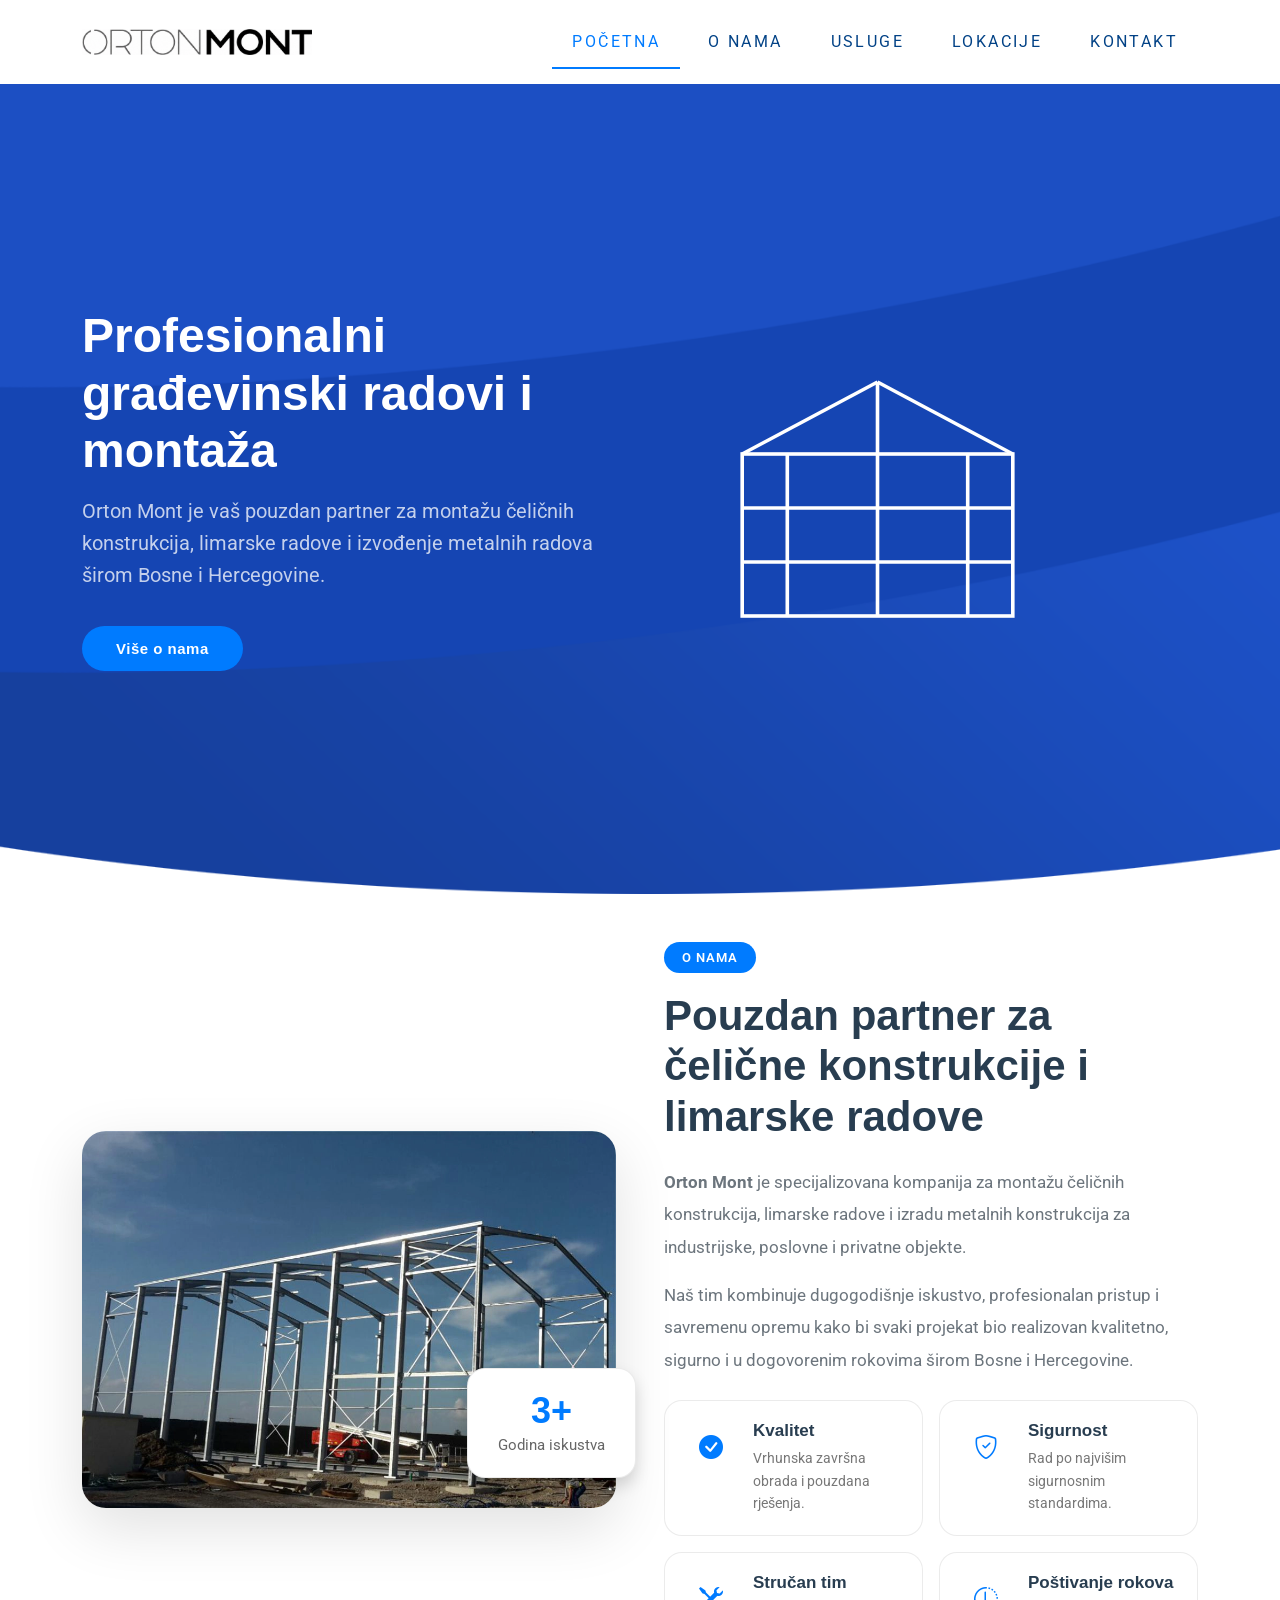
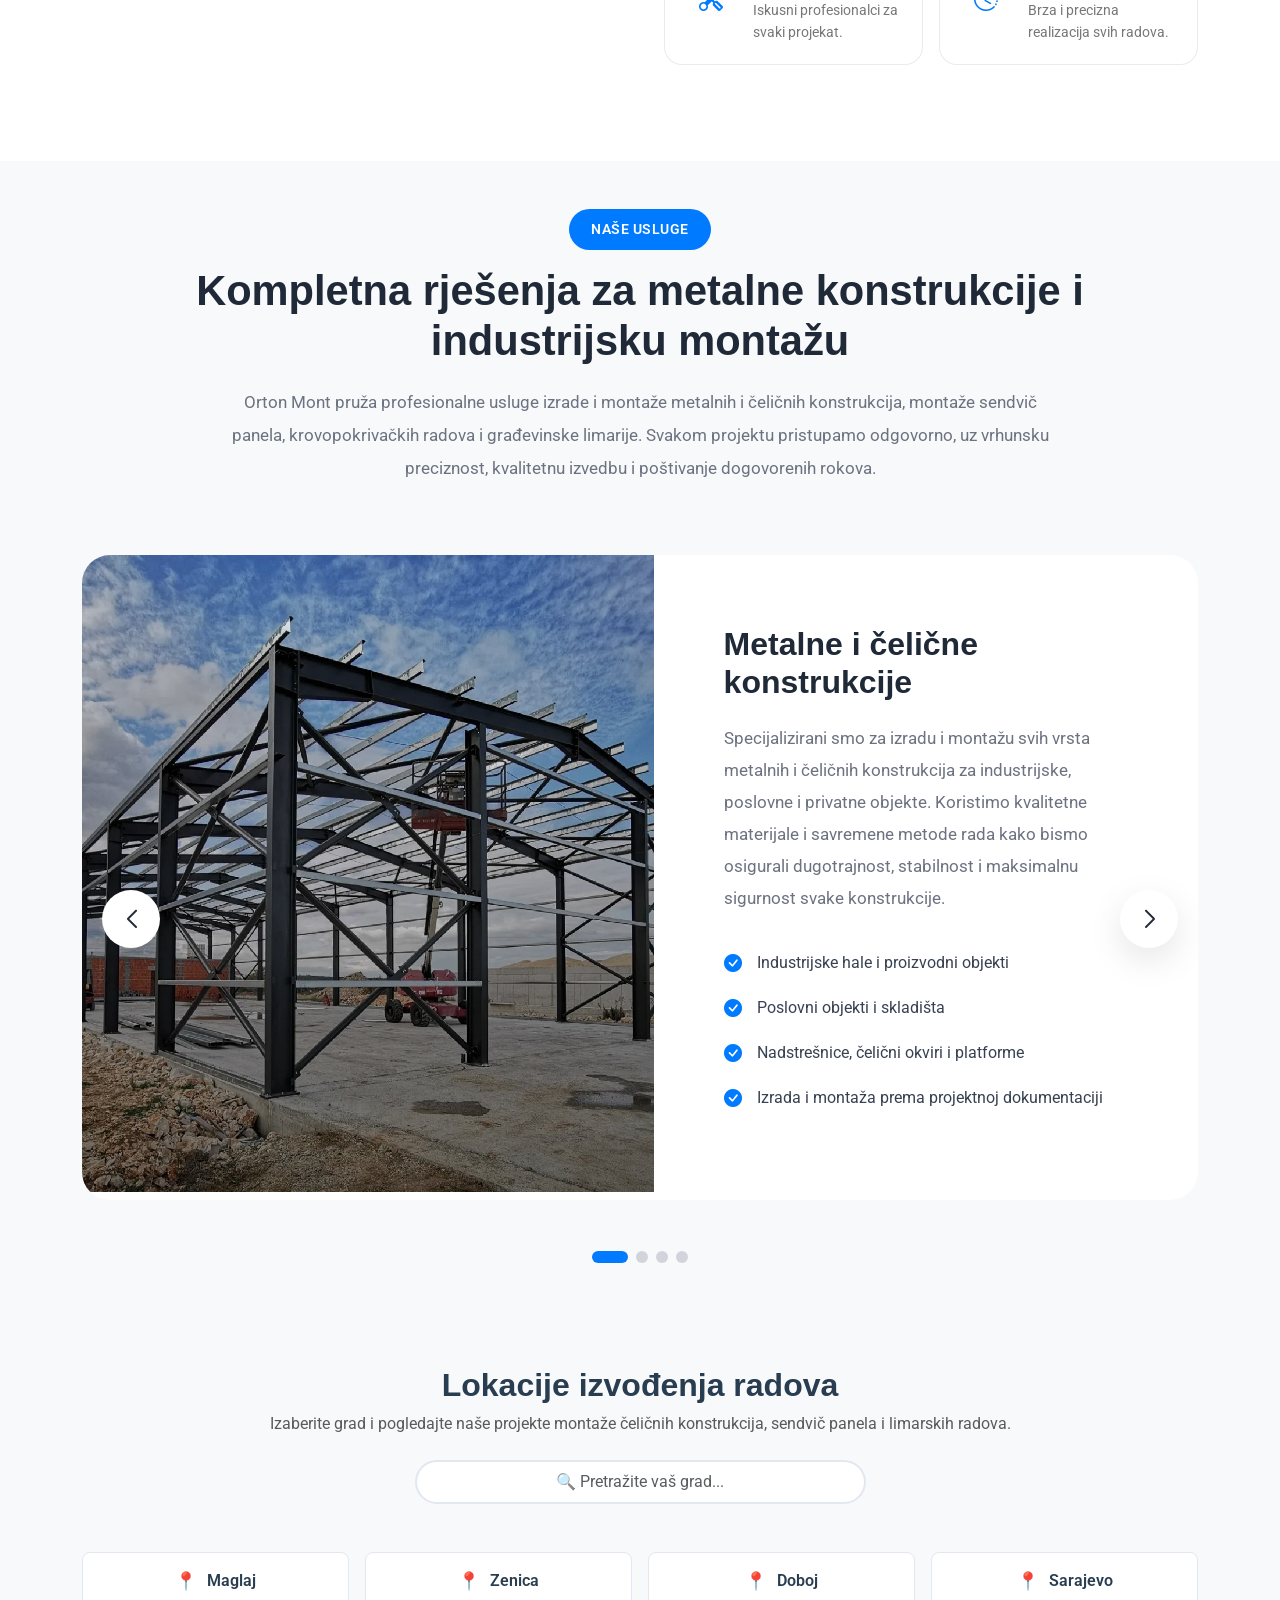
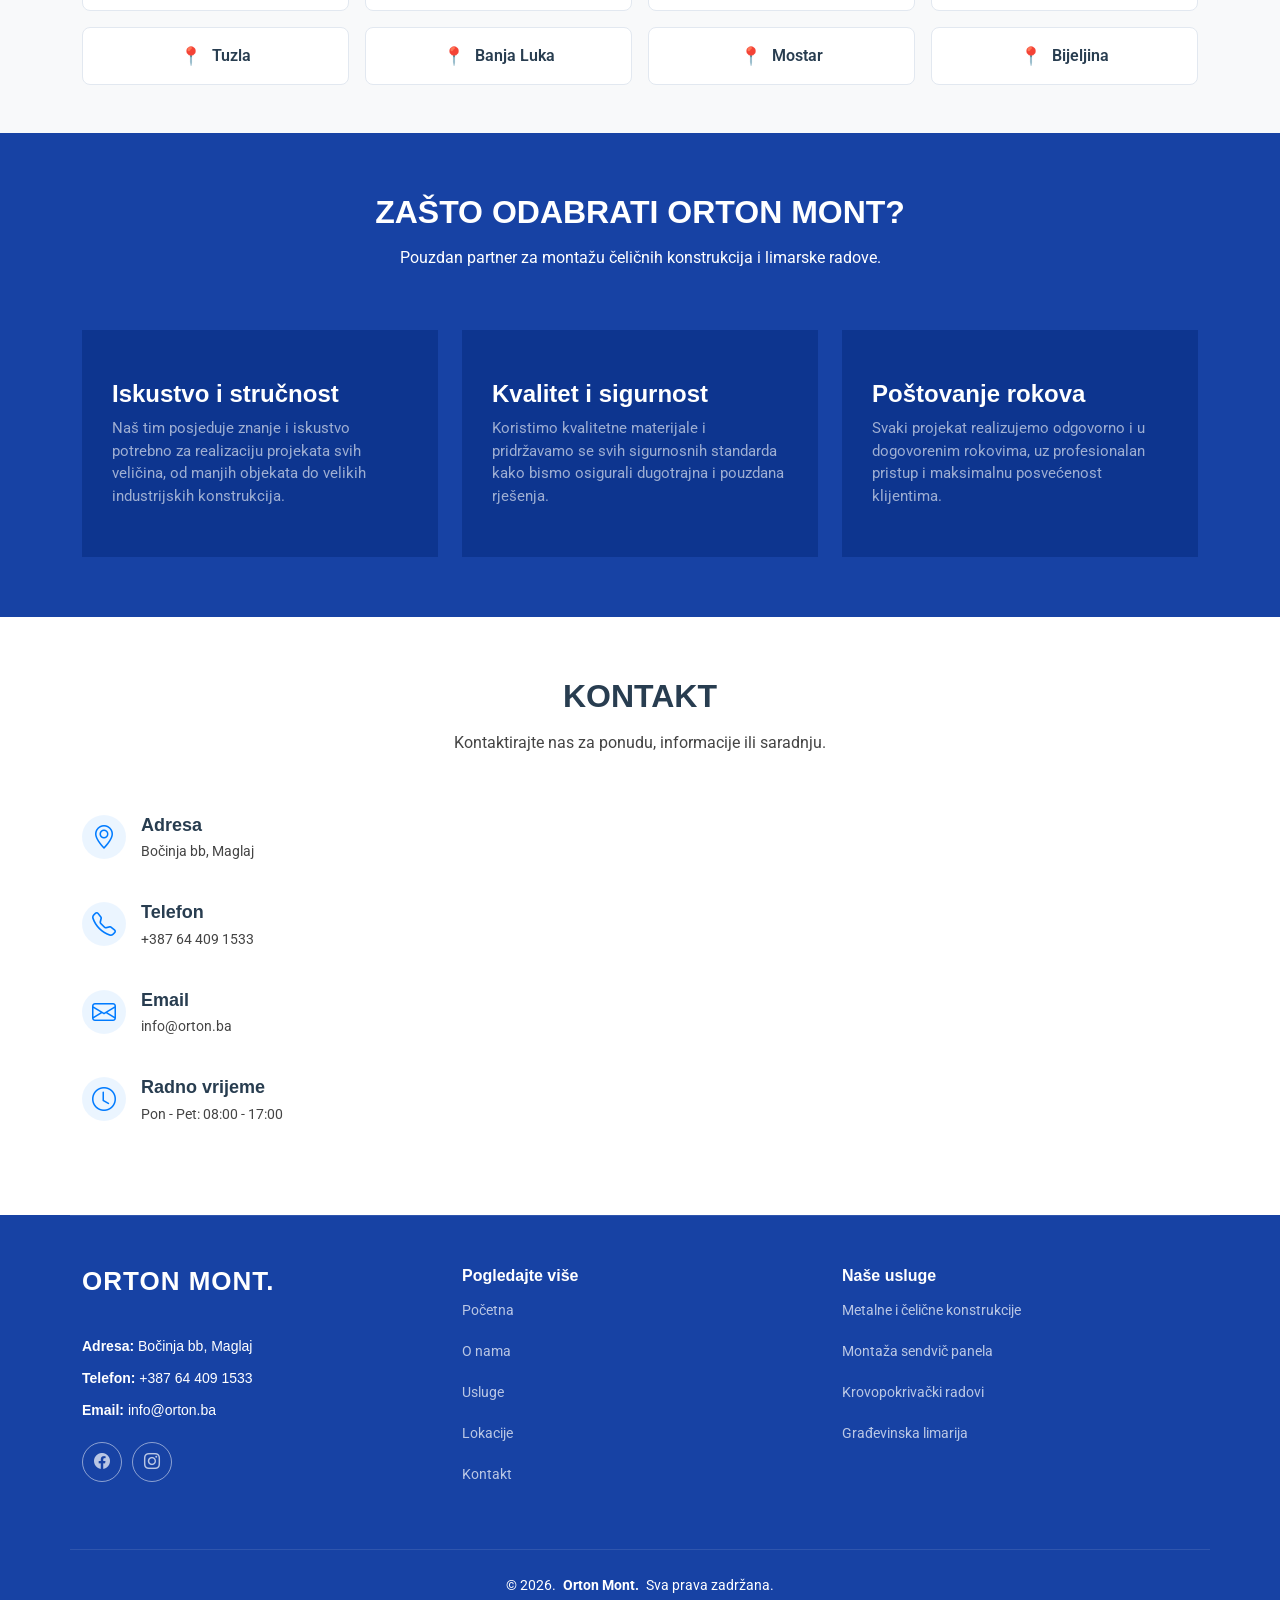
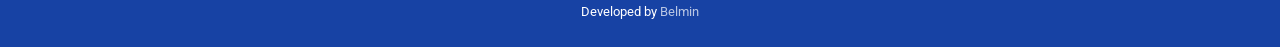
<file: index.html>
<!DOCTYPE html>
<html lang="bs">
<head>

    <meta charset="utf-8">
    <meta name="viewport" content="width=device-width, initial-scale=1">

    <title>Orton Mont | Montaža Čeličnih Konstrukcija i Sendvič Panela BiH</title>

    <meta name="description"
        content="Orton Mont Maglaj – Profesionalna montaža čeličnih konstrukcija, sendvič panela, građevinska limarija i krovopokrivački radovi širom BiH.">

    <meta name="keywords" content="Orton Mont, čelične konstrukcije, metalne konstrukcije, sendvič panela, građevinska limarija, krovopokrivačke usluge, montaža hala, Bosna i Hercegovina, Maglaj, Zenica, Doboj, Sarajevo, Tuzla, Banja Luka, Mostar, Bijeljina, Banovići, Bihać, Bileća, Bosanska Krupa, Bosanski Petrovac, Bratunac, Brčko, Breza, Brod, Bugojno, Busovača, Bužim, Cazin, Čapljina, Čelić, Čelinac, Čitluk, Derventa, Doboj Istok, Doboj Jug, Donji Vakuf, Drvar, Foča, Fojnica, Gacko, Glamoč, Goražde, Gornji Vakuf, Gračanica, Gradačac, Gradiška, Grahovo, Grude, Hadžići, Ilidža, Ilijaš, Istočno Sarajevo, Jablanica, Jajce, Jelah, Kakanj, Kalesija, Kiseljak, Ključ, Kneževo, Konjic, Kozarska Dubica, Kupres, Laktaši, Livno, Lukavac, Ljubinje, Ljubuški, Milići, Modriča, Mrkonjić Grad, Neum, Nevesinje, Novi Grad, Novi Travnik, Odžak, Olovo, Orašje, Pale, Posušje, Prijedor, Prnjavor, Rogatica, Sanski Most, Sapna, Sokolac, Srbac, Srebrenica, Srebrenik, Šipovo, Široki Brijeg, Stolac, Tešanj, Teslić, Tomislavgrad, Travnik, Trebinje, Vareš, Velika Kladuša, Višegrad, Visoko, Vitez, Vlasenica, Zavidovići, Zvornik, Živinice, Žepče">    <meta name="author" content="Orton Mont">
    <meta name="robots" content="index, follow">
    <meta name="theme-color" content="#111111">

    <meta property="og:type" content="website">
    <meta property="og:url" content="https://orton.ba/">
    <meta property="og:title" content="Orton Mont | Montaža Čeličnih Konstrukcija i Sendvič Panela BiH">
    <meta property="og:description" content="Profesionalna izrada i montaža industrijskih objekata, čeličnih hala, sendvič panela i građevinske limarije. Pouzdan partner u građevini širom Bosne i Hercegovine.">
    <meta property="og:image" content="https://orton.ba/assets/img/favicon/apple-touch-icon.png">

    <meta name="twitter:card" content="summary_large_image">
    <meta name="twitter:url" content="https://orton.ba/">
    <meta name="twitter:title" content="Orton Mont | Montaža Čeličnih Konstrukcija i Sendvič Panela BiH">
    <meta name="twitter:description" content="Profesionalna izrada i montaža čeličnih hala, sendvič panela i limarije širom BiH.">
    <meta name="twitter:image" content="https://orton.ba/assets/img/favicon/apple-touch-icon.png">

    <!-- Favicons -->
    <link rel="icon" type="image/svg+xml" href="assets/img/favicon/favicon.svg">
    <link rel="icon" type="image/png" sizes="96x96" href="assets/img/favicon/favicon-96x96.png">
    <link rel="shortcut icon" href="assets/img/favicon/favicon.ico">
    <link rel="apple-touch-icon" sizes="180x180" href="assets/img/favicon/apple-touch-icon.png">
    <link rel="manifest" href="assets/img/favicon/site.webmanifest">

    <meta name="apple-mobile-web-app-title" content="Orton Mont">

    <link rel="canonical" href="https://orton.ba/">

    <!-- Google Fonts -->
    <link rel="preconnect" href="https://fonts.googleapis.com">
    <link rel="preconnect" href="https://fonts.gstatic.com" crossorigin>
    <link href="https://fonts.googleapis.com/css2?family=Roboto:wght@300;400;500;700&family=Poppins:wght@300;400;500;600;700&display=swap" rel="stylesheet">

    <!-- Vendor CSS -->
    <link rel="stylesheet" href="assets/vendor/bootstrap/css/bootstrap.min.css">
    <link rel="stylesheet" href="assets/vendor/bootstrap-icons/bootstrap-icons.css">
    <link rel="stylesheet" href="assets/vendor/aos/aos.css">
    <link rel="stylesheet" href="assets/vendor/swiper/swiper-bundle.min.css">

    <!-- Main CSS -->
    <link rel="stylesheet" href="assets/css/main.css">

    <!-- Google tag (gtag.js) -->
    <script async src="https://www.googletagmanager.com/gtag/js?id=G-ES2YYWYQ6B"></script>
    <script>
      window.dataLayer = window.dataLayer || [];
      function gtag(){dataLayer.push(arguments);}
      gtag('js', new Date());

      gtag('config', 'G-ES2YYWYQ6B');
    </script>
    
</head>

<body class="index-page">

    <header id="header" class="header sticky-top">
        <div class="container-xl d-flex align-items-center justify-content-between position-relative">

            <a href="index.html" class="logo d-flex align-items-center">
                <img src="assets/img/logo.png" alt="Orton Mont Logo">
            </a>

            <nav id="navmenu" class="navmenu">

                <ul>
                    <li><a href="#home" class="active">Početna</a></li>
                    <li><a href="#about">O nama</a></li>
                    <li><a href="#services">Usluge</a></li>
                    <li><a href="#lokacije">Lokacije</a></li>
                    <li><a href="#contact">Kontakt</a></li>
                </ul>

                <button
                    class="hamburger d-xl-none"
                    type="button"
                    aria-label="Otvori navigaciju">

                    <span class="bar"></span>
                    <span class="bar"></span>
                    <span class="bar"></span>

                </button>

            </nav>

        </div>
    </header>

    <main>

        <section id="home" class="home section dark-background">

            <div class="container">

                <div class="row gy-4 align-items-center">

                    <div
                        class="col-lg-5 order-lg-last home-img"
                        data-aos="zoom-out"
                        data-aos-delay="100">

                        <img
                            src="assets/img/home-img.svg"
                            class="img-fluid animated"
                            alt="Orton Mont">

                    </div>

                    <div
                        class="col-lg-6 d-flex flex-column justify-content-center"
                        data-aos="fade-in">

                        <h1>
                            Profesionalni građevinski radovi i montaža
                        </h1>

                        <p>
                            Orton Mont je vaš pouzdan partner za montažu čeličnih
                            konstrukcija, limarske radove i izvođenje metalnih
                            radova širom Bosne i Hercegovine.
                        </p>

                        <div class="d-flex">
                            <a href="#about" class="btn-get-started">
                                Više o nama
                            </a>
                        </div>

                    </div>

                </div>

            </div>

        </section>

<section id="about" class="about section py-5">

    <div class="container">

        <div class="row align-items-center g-5">

            <div class="col-lg-6" data-aos="fade-right">

                <figure class="about-image">

                    <img
                        src="assets/img/o_nama.webp"
                        class="img-fluid"
                        alt="O nama">
                        
                    <div class="experience-box shadow">
                        <h2>3+</h2>
                        <span>Godina iskustva</span>
                    </div>

                </figure>

            </div>

            <div class="col-lg-6" data-aos="fade-left">

                <span class="about-badge">O nama</span>

                <h2 class="about-title mb-4">
                    Pouzdan partner za čelične konstrukcije i limarske radove
                </h2>

                <p class="about-text">
                    <strong>Orton Mont</strong> je specijalizovana kompanija za montažu
                    čeličnih konstrukcija, limarske radove i izradu metalnih
                    konstrukcija za industrijske, poslovne i privatne objekte.
                </p>

                <p class="about-text mb-4">
                    Naš tim kombinuje dugogodišnje iskustvo, profesionalan pristup i
                    savremenu opremu kako bi svaki projekat bio realizovan kvalitetno,
                    sigurno i u dogovorenim rokovima širom Bosne i Hercegovine.
                </p>

                <div class="row g-3 mb-5">

                    <div class="col-sm-6">
                        <div class="feature-card">
                            <i class="bi bi-check-circle-fill"></i>
                            <div>
                                <h6>Kvalitet</h6>
                                <p>Vrhunska završna obrada i pouzdana rješenja.</p>
                            </div>
                        </div>
                    </div>

                    <div class="col-sm-6">
                        <div class="feature-card">
                            <i class="bi bi-shield-check"></i>
                            <div>
                                <h6>Sigurnost</h6>
                                <p>Rad po najvišim sigurnosnim standardima.</p>
                            </div>
                        </div>
                    </div>

                    <div class="col-sm-6">
                        <div class="feature-card">
                            <i class="bi bi-tools"></i>
                            <div>
                                <h6>Stručan tim</h6>
                                <p>Iskusni profesionalci za svaki projekat.</p>
                            </div>
                        </div>
                    </div>

                    <div class="col-sm-6">
                        <div class="feature-card">
                            <i class="bi bi-clock-history"></i>
                            <div>
                                <h6>Poštivanje rokova</h6>
                                <p>Brza i precizna realizacija svih radova.</p>
                            </div>
                        </div>
                    </div>

                </div>

            </div>

        </div>

    </div>

</section>

<section id="services" class="services section py-5">

    <div class="container">

        <div class="text-center mb-5" data-aos="fade-up">

            <span class="services-badge">Naše usluge</span>

            <h2 class="services-title mt-3">
                Kompletna rješenja za metalne konstrukcije i industrijsku montažu
            </h2>

            <p class="services-subtitle">
                Orton Mont pruža profesionalne usluge izrade i montaže metalnih i
                čeličnih konstrukcija, montaže sendvič panela, krovopokrivačkih
                radova i građevinske limarije. Svakom projektu pristupamo odgovorno,
                uz vrhunsku preciznost, kvalitetnu izvedbu i poštivanje dogovorenih
                rokova.
            </p>

        </div>

        <div class="swiper init-swiper services-swiper">

            <script type="application/json" class="swiper-config">
            {
                "loop": true,
                "speed": 900,
                "slidesPerView": 1,
                "spaceBetween": 30,
                "grabCursor": true,
                "pagination": {
                    "el": ".swiper-pagination",
                    "clickable": true
                },
                "navigation": {
                    "nextEl": ".swiper-button-next",
                    "prevEl": ".swiper-button-prev"
                },
                "keyboard": {
                    "enabled": true
                }
            }
            </script>

            <div class="swiper-wrapper">

                <div class="swiper-slide">

                    <article class="service-slide">

                        <figure class="service-image">

                            <img
                                src="assets/img/metalne_konstrukcije.webp"
                                alt="Metalne i čelične konstrukcije">

                            <div class="service-overlay"></div>

                        </figure>

                        <div class="service-content">

                            <h3>Metalne i čelične konstrukcije</h3>

                            <p>
                                Specijalizirani smo za izradu i montažu svih vrsta
                                metalnih i čeličnih konstrukcija za industrijske,
                                poslovne i privatne objekte. Koristimo kvalitetne
                                materijale i savremene metode rada kako bismo
                                osigurali dugotrajnost, stabilnost i maksimalnu
                                sigurnost svake konstrukcije.
                            </p>

                            <ul>
                                <li><i class="bi bi-check-circle-fill"></i> Industrijske hale i proizvodni objekti</li>
                                <li><i class="bi bi-check-circle-fill"></i> Poslovni objekti i skladišta</li>
                                <li><i class="bi bi-check-circle-fill"></i> Nadstrešnice, čelični okviri i platforme</li>
                                <li><i class="bi bi-check-circle-fill"></i> Izrada i montaža prema projektnoj dokumentaciji</li>
                            </ul>

                        </div>

                    </article>

                </div>

                <div class="swiper-slide">

                    <article class="service-slide">

                        <figure class="service-image">

                            <img
                                src="assets/img/montaza_panela.webp"
                                alt="Montaža sendvič panela">

                            <div class="service-overlay"></div>

                        </figure>

                        <div class="service-content">

                            <h3>Montaža sendvič panela</h3>

                            <p>
                                Profesionalno ugrađujemo krovne i zidne sendvič
                                panele koji omogućavaju odličnu termo i zvučnu
                                izolaciju te dug vijek trajanja. Naš tim garantuje
                                preciznu montažu, estetski izgled i pouzdanu zaštitu
                                objekta od svih vremenskih utjecaja.
                            </p>

                            <ul>
                                <li><i class="bi bi-check-circle-fill"></i> Krovni sendvič paneli</li>
                                <li><i class="bi bi-check-circle-fill"></i> Zidni paneli</li>
                                <li><i class="bi bi-check-circle-fill"></i> Industrijski i poslovni objekti</li>
                                <li><i class="bi bi-check-circle-fill"></i> Brza i precizna montaža</li>
                            </ul>

                        </div>

                    </article>

                </div>

                <div class="swiper-slide">

                    <article class="service-slide">

                        <figure class="service-image">

                            <img
                                src="assets/img/krovopokrivacki_radovi.webp"
                                alt="Krovopokrivački radovi">

                            <div class="service-overlay"></div>

                        </figure>

                        <div class="service-content">

                            <h3>Krovopokrivački radovi</h3>

                            <p>
                                Izvodimo kompletne krovopokrivačke radove na novim i
                                postojećim objektima. Posebnu pažnju posvećujemo
                                kvaliteti završne obrade, vodonepropusnosti i
                                dugotrajnoj zaštiti objekta od vanjskih utjecaja.
                            </p>

                            <ul>
                                <li><i class="bi bi-check-circle-fill"></i> Izrada novih krovova</li>
                                <li><i class="bi bi-check-circle-fill"></i> Rekonstrukcija postojećih krovova</li>
                                <li><i class="bi bi-check-circle-fill"></i> Limeni i panelni pokrovi</li>
                                <li><i class="bi bi-check-circle-fill"></i> Završni krovni detalji</li>
                            </ul>

                        </div>

                    </article>

                </div>

                <div class="swiper-slide">

                    <article class="service-slide">

                        <figure class="service-image">

                            <img
                                src="assets/img/gradevinska_limarija.webp"
                                alt="Građevinska limarija">

                            <div class="service-overlay"></div>

                        </figure>

                        <div class="service-content">

                            <h3>Građevinska limarija</h3>

                            <p>
                                Nudimo kompletna rješenja iz oblasti građevinske
                                limarije uz korištenje visokokvalitetnih materijala i
                                preciznu izradu svih limarskih elemenata koji
                                osiguravaju funkcionalnost i moderan izgled objekta.
                            </p>

                            <ul>
                                <li><i class="bi bi-check-circle-fill"></i> Oluci i odvodni sistemi</li>
                                <li><i class="bi bi-check-circle-fill"></i> Opšavi i završni limarski elements</li>
                                <li><i class="bi bi-check-circle-fill"></i> Fasadna i krovna limarija</li>
                                <li><i class="bi bi-check-circle-fill"></i> Ventilacioni i zaštitni elementi</li>
                            </ul>

                        </div>

                    </article>

                </div>

            </div>

            <div class="swiper-pagination"></div>

            <div class="swiper-button-prev"></div>

            <div class="swiper-button-next"></div>

        </div>

    </div>

</section>

<section id="lokacije" class="services section py-5" aria-labelledby="lokacije-title">
    <div class="container">
        
        <div class="text-center mb-5" data-aos="fade-up">
            <h2 id="lokacije-title" class="fw-bold">Lokacije izvođenja radova</h2>
            <p class="text-muted">Izaberite grad i pogledajte naše projekte montaže čeličnih konstrukcija, sendvič panela i limarskih radova.</p>
            
            <div class="row justify-content-center mt-4">
                <div class="col-md-5">
                    <input type="text" id="searchGrad" class="form-control form-control-lg text-center" placeholder="🔍 Pretražite vaš grad...">
                </div>
            </div>
        </div>

        <div class="row g-3" id="lokacijeGrid">
            
            <div class="col-6 col-md-4 col-lg-3 grad-kartica" data-glavni="true">
                <a href="lokacije.html?grad=maglaj" class="text-decoration-none">
                    <div class="lokacija-box"><span class="pin-icon">📍</span><span class="grad-naziv">Maglaj</span></div>
                </a>
            </div>
            <div class="col-6 col-md-4 col-lg-3 grad-kartica" data-glavni="true">
                <a href="lokacije.html?grad=zenica" class="text-decoration-none">
                    <div class="lokacija-box"><span class="pin-icon">📍</span><span class="grad-naziv">Zenica</span></div>
                </a>
            </div>
            <div class="col-6 col-md-4 col-lg-3 grad-kartica" data-glavni="true">
                <a href="lokacije.html?grad=doboj" class="text-decoration-none">
                    <div class="lokacija-box"><span class="pin-icon">📍</span><span class="grad-naziv">Doboj</span></div>
                </a>
            </div>
            <div class="col-6 col-md-4 col-lg-3 grad-kartica" data-glavni="true">
                <a href="lokacije.html?grad=sarajevo" class="text-decoration-none">
                    <div class="lokacija-box"><span class="pin-icon">📍</span><span class="grad-naziv">Sarajevo</span></div>
                </a>
            </div>
            <div class="col-6 col-md-4 col-lg-3 grad-kartica" data-glavni="true">
                <a href="lokacije.html?grad=tuzla" class="text-decoration-none">
                    <div class="lokacija-box"><span class="pin-icon">📍</span><span class="grad-naziv">Tuzla</span></div>
                </a>
            </div>
            <div class="col-6 col-md-4 col-lg-3 grad-kartica" data-glavni="true">
                <a href="lokacije.html?grad=banja-luka" class="text-decoration-none">
                    <div class="lokacija-box"><span class="pin-icon">📍</span><span class="grad-naziv">Banja Luka</span></div>
                </a>
            </div>
            <div class="col-6 col-md-4 col-lg-3 grad-kartica" data-glavni="true">
                <a href="lokacije.html?grad=mostar" class="text-decoration-none">
                    <div class="lokacija-box"><span class="pin-icon">📍</span><span class="grad-naziv">Mostar</span></div>
                </a>
            </div>
            <div class="col-6 col-md-4 col-lg-3 grad-kartica" data-glavni="true">
                <a href="lokacije.html?grad=bijeljina" class="text-decoration-none">
                    <div class="lokacija-box"><span class="pin-icon">📍</span><span class="grad-naziv">Bijeljina</span></div>
                </a>
            </div>


            <div class="col-6 col-md-4 col-lg-3 grad-kartica grad-sakriven">
                <a href="lokacije.html?grad=banovici" class="text-decoration-none">
                    <div class="lokacija-box"><span class="pin-icon">📍</span><span class="grad-naziv">Banovići</span></div>
                </a>
            </div>
            <div class="col-6 col-md-4 col-lg-3 grad-kartica grad-sakriven">
                <a href="lokacije.html?grad=bihac" class="text-decoration-none">
                    <div class="lokacija-box"><span class="pin-icon">📍</span><span class="grad-naziv">Bihać</span></div>
                </a>
            </div>
            <div class="col-6 col-md-4 col-lg-3 grad-kartica grad-sakriven">
                <a href="lokacije.html?grad=bileca" class="text-decoration-none">
                    <div class="lokacija-box"><span class="pin-icon">📍</span><span class="grad-naziv">Bileća</span></div>
                </a>
            </div>
            <div class="col-6 col-md-4 col-lg-3 grad-kartica grad-sakriven">
                <a href="lokacije.html?grad=bosanska-krupa" class="text-decoration-none">
                    <div class="lokacija-box"><span class="pin-icon">📍</span><span class="grad-naziv">Bosanska Krupa</span></div>
                </a>
            </div>
            <div class="col-6 col-md-4 col-lg-3 grad-kartica grad-sakriven">
                <a href="lokacije.html?grad=bosanski-petrovac" class="text-decoration-none">
                    <div class="lokacija-box"><span class="pin-icon">📍</span><span class="grad-naziv">Bosanski Petrovac</span></div>
                </a>
            </div>
            <div class="col-6 col-md-4 col-lg-3 grad-kartica grad-sakriven">
                <a href="lokacije.html?grad=bratunac" class="text-decoration-none">
                    <div class="lokacija-box"><span class="pin-icon">📍</span><span class="grad-naziv">Bratunac</span></div>
                </a>
            </div>
            <div class="col-6 col-md-4 col-lg-3 grad-kartica grad-sakriven">
                <a href="lokacije.html?grad=brcko" class="text-decoration-none">
                    <div class="lokacija-box"><span class="pin-icon">📍</span><span class="grad-naziv">Brčko</span></div>
                </a>
            </div>
            <div class="col-6 col-md-4 col-lg-3 grad-kartica grad-sakriven">
                <a href="lokacije.html?grad=breza" class="text-decoration-none">
                    <div class="lokacija-box"><span class="pin-icon">📍</span><span class="grad-naziv">Breza</span></div>
                </a>
            </div>
            <div class="col-6 col-md-4 col-lg-3 grad-kartica grad-sakriven">
                <a href="lokacije.html?grad=brod" class="text-decoration-none">
                    <div class="lokacija-box"><span class="pin-icon">📍</span><span class="grad-naziv">Brod</span></div>
                </a>
            </div>
            <div class="col-6 col-md-4 col-lg-3 grad-kartica grad-sakriven">
                <a href="lokacije.html?grad=bugojno" class="text-decoration-none">
                    <div class="lokacija-box"><span class="pin-icon">📍</span><span class="grad-naziv">Bugojno</span></div>
                </a>
            </div>
            <div class="col-6 col-md-4 col-lg-3 grad-kartica grad-sakriven">
                <a href="lokacije.html?grad=busovaca" class="text-decoration-none">
                    <div class="lokacija-box"><span class="pin-icon">📍</span><span class="grad-naziv">Busovača</span></div>
                </a>
            </div>
            <div class="col-6 col-md-4 col-lg-3 grad-kartica grad-sakriven">
                <a href="lokacije.html?grad=buzim" class="text-decoration-none">
                    <div class="lokacija-box"><span class="pin-icon">📍</span><span class="grad-naziv">Bužim</span></div>
                </a>
            </div>
            <div class="col-6 col-md-4 col-lg-3 grad-kartica grad-sakriven">
                <a href="lokacije.html?grad=cazin" class="text-decoration-none">
                    <div class="lokacija-box"><span class="pin-icon">📍</span><span class="grad-naziv">Cazin</span></div>
                </a>
            </div>
            <div class="col-6 col-md-4 col-lg-3 grad-kartica grad-sakriven">
                <a href="lokacije.html?grad=capljina" class="text-decoration-none">
                    <div class="lokacija-box"><span class="pin-icon">📍</span><span class="grad-naziv">Čapljina</span></div>
                </a>
            </div>
            <div class="col-6 col-md-4 col-lg-3 grad-kartica grad-sakriven">
                <a href="lokacije.html?grad=celic" class="text-decoration-none">
                    <div class="lokacija-box"><span class="pin-icon">📍</span><span class="grad-naziv">Čelić</span></div>
                </a>
            </div>
            <div class="col-6 col-md-4 col-lg-3 grad-kartica grad-sakriven">
                <a href="lokacije.html?grad=celinac" class="text-decoration-none">
                    <div class="lokacija-box"><span class="pin-icon">📍</span><span class="grad-naziv">Čelinac</span></div>
                </a>
            </div>
            <div class="col-6 col-md-4 col-lg-3 grad-kartica grad-sakriven">
                <a href="lokacije.html?grad=citluk" class="text-decoration-none">
                    <div class="lokacija-box"><span class="pin-icon">📍</span><span class="grad-naziv">Čitluk</span></div>
                </a>
            </div>
            <div class="col-6 col-md-4 col-lg-3 grad-kartica grad-sakriven">
                <a href="lokacije.html?grad=derventa" class="text-decoration-none">
                    <div class="lokacija-box"><span class="pin-icon">📍</span><span class="grad-naziv">Derventa</span></div>
                </a>
            </div>
            <div class="col-6 col-md-4 col-lg-3 grad-kartica grad-sakriven">
                <a href="lokacije.html?grad=doboj-istok" class="text-decoration-none">
                    <div class="lokacija-box"><span class="pin-icon">📍</span><span class="grad-naziv">Doboj Istok</span></div>
                </a>
            </div>
            <div class="col-6 col-md-4 col-lg-3 grad-kartica grad-sakriven">
                <a href="lokacije.html?grad=doboj-jug" class="text-decoration-none">
                    <div class="lokacija-box"><span class="pin-icon">📍</span><span class="grad-naziv">Doboj Jug</span></div>
                </a>
            </div>
            <div class="col-6 col-md-4 col-lg-3 grad-kartica grad-sakriven">
                <a href="lokacije.html?grad=donji-vakuf" class="text-decoration-none">
                    <div class="lokacija-box"><span class="pin-icon">📍</span><span class="grad-naziv">Donji Vakuf</span></div>
                </a>
            </div>
            <div class="col-6 col-md-4 col-lg-3 grad-kartica grad-sakriven">
                <a href="lokacije.html?grad=drvar" class="text-decoration-none">
                    <div class="lokacija-box"><span class="pin-icon">📍</span><span class="grad-naziv">Drvar</span></div>
                </a>
            </div>
            <div class="col-6 col-md-4 col-lg-3 grad-kartica grad-sakriven">
                <a href="lokacije.html?grad=foca" class="text-decoration-none">
                    <div class="lokacija-box"><span class="pin-icon">📍</span><span class="grad-naziv">Foča</span></div>
                </a>
            </div>
            <div class="col-6 col-md-4 col-lg-3 grad-kartica grad-sakriven">
                <a href="lokacije.html?grad=fojnica" class="text-decoration-none">
                    <div class="lokacija-box"><span class="pin-icon">📍</span><span class="grad-naziv">Fojnica</span></div>
                </a>
            </div>
            <div class="col-6 col-md-4 col-lg-3 grad-kartica grad-sakriven">
                <a href="lokacije.html?grad=gacko" class="text-decoration-none">
                    <div class="lokacija-box"><span class="pin-icon">📍</span><span class="grad-naziv">Gacko</span></div>
                </a>
            </div>
            <div class="col-6 col-md-4 col-lg-3 grad-kartica grad-sakriven">
                <a href="lokacije.html?grad=glamoc" class="text-decoration-none">
                    <div class="lokacija-box"><span class="pin-icon">📍</span><span class="grad-naziv">Glamoč</span></div>
                </a>
            </div>
            <div class="col-6 col-md-4 col-lg-3 grad-kartica grad-sakriven">
                <a href="lokacije.html?grad=gorazde" class="text-decoration-none">
                    <div class="lokacija-box"><span class="pin-icon">📍</span><span class="grad-naziv">Goražde</span></div>
                </a>
            </div>
            <div class="col-6 col-md-4 col-lg-3 grad-kartica grad-sakriven">
                <a href="lokacije.html?grad=gornji-vakuf" class="text-decoration-none">
                    <div class="lokacija-box"><span class="pin-icon">📍</span><span class="grad-naziv">Gornji Vakuf</span></div>
                </a>
            </div>
            <div class="col-6 col-md-4 col-lg-3 grad-kartica grad-sakriven">
                <a href="lokacije.html?grad=gracanica" class="text-decoration-none">
                    <div class="lokacija-box"><span class="pin-icon">📍</span><span class="grad-naziv">Gračanica</span></div>
                </a>
            </div>
            <div class="col-6 col-md-4 col-lg-3 grad-kartica grad-sakriven">
                <a href="lokacije.html?grad=gradacac" class="text-decoration-none">
                    <div class="lokacija-box"><span class="pin-icon">📍</span><span class="grad-naziv">Gradačac</span></div>
                </a>
            </div>
            <div class="col-6 col-md-4 col-lg-3 grad-kartica grad-sakriven">
                <a href="lokacije.html?grad=gradiska" class="text-decoration-none">
                    <div class="lokacija-box"><span class="pin-icon">📍</span><span class="grad-naziv">Gradiška</span></div>
                </a>
            </div>
            <div class="col-6 col-md-4 col-lg-3 grad-kartica grad-sakriven">
                <a href="lokacije.html?grad=grahovo" class="text-decoration-none">
                    <div class="lokacija-box"><span class="pin-icon">📍</span><span class="grad-naziv">Grahovo</span></div>
                </a>
            </div>
            <div class="col-6 col-md-4 col-lg-3 grad-kartica grad-sakriven">
                <a href="lokacije.html?grad=grude" class="text-decoration-none">
                    <div class="lokacija-box"><span class="pin-icon">📍</span><span class="grad-naziv">Grude</span></div>
                </a>
            </div>
            <div class="col-6 col-md-4 col-lg-3 grad-kartica grad-sakriven">
                <a href="lokacije.html?grad=hadzici" class="text-decoration-none">
                    <div class="lokacija-box"><span class="pin-icon">📍</span><span class="grad-naziv">Hadžići</span></div>
                </a>
            </div>
            <div class="col-6 col-md-4 col-lg-3 grad-kartica grad-sakriven">
                <a href="lokacije.html?grad=ilidza" class="text-decoration-none">
                    <div class="lokacija-box"><span class="pin-icon">📍</span><span class="grad-naziv">Ilidža</span></div>
                </a>
            </div>
            <div class="col-6 col-md-4 col-lg-3 grad-kartica grad-sakriven">
                <a href="lokacije.html?grad=ilijas" class="text-decoration-none">
                    <div class="lokacija-box"><span class="pin-icon">📍</span><span class="grad-naziv">Ilijaš</span></div>
                </a>
            </div>
            <div class="col-6 col-md-4 col-lg-3 grad-kartica grad-sakriven">
                <a href="lokacije.html?grad=istocno-sarajevo" class="text-decoration-none">
                    <div class="lokacija-box"><span class="pin-icon">📍</span><span class="grad-naziv">Istočno Sarajevo</span></div>
                </a>
            </div>
            <div class="col-6 col-md-4 col-lg-3 grad-kartica grad-sakriven">
                <a href="lokacije.html?grad=jablanica" class="text-decoration-none">
                    <div class="lokacija-box"><span class="pin-icon">📍</span><span class="grad-naziv">Jablanica</span></div>
                </a>
            </div>
            <div class="col-6 col-md-4 col-lg-3 grad-kartica grad-sakriven">
                <a href="lokacije.html?grad=jajce" class="text-decoration-none">
                    <div class="lokacija-box"><span class="pin-icon">📍</span><span class="grad-naziv">Jajce</span></div>
                </a>
            </div>
            <div class="col-6 col-md-4 col-lg-3 grad-kartica grad-sakriven">
                <a href="lokacije.html?grad=jelah" class="text-decoration-none">
                    <div class="lokacija-box"><span class="pin-icon">📍</span><span class="grad-naziv">Jelah</span></div>
                </a>
            </div>
            <div class="col-6 col-md-4 col-lg-3 grad-kartica grad-sakriven">
                <a href="lokacije.html?grad=kakanj" class="text-decoration-none">
                    <div class="lokacija-box"><span class="pin-icon">📍</span><span class="grad-naziv">Kakanj</span></div>
                </a>
            </div>
            <div class="col-6 col-md-4 col-lg-3 grad-kartica grad-sakriven">
                <a href="lokacije.html?grad=kalesija" class="text-decoration-none">
                    <div class="lokacija-box"><span class="pin-icon">📍</span><span class="grad-naziv">Kalesija</span></div>
                </a>
            </div>
            <div class="col-6 col-md-4 col-lg-3 grad-kartica grad-sakriven">
                <a href="lokacije.html?grad=kiseljak" class="text-decoration-none">
                    <div class="lokacija-box"><span class="pin-icon">📍</span><span class="grad-naziv">Kiseljak</span></div>
                </a>
            </div>
            <div class="col-6 col-md-4 col-lg-3 grad-kartica grad-sakriven">
                <a href="lokacije.html?grad=kljuc" class="text-decoration-none">
                    <div class="lokacija-box"><span class="pin-icon">📍</span><span class="grad-naziv">Ključ</span></div>
                </a>
            </div>
            <div class="col-6 col-md-4 col-lg-3 grad-kartica grad-sakriven">
                <a href="lokacije.html?grad=knezevo" class="text-decoration-none">
                    <div class="lokacija-box"><span class="pin-icon">📍</span><span class="grad-naziv">Kneževo</span></div>
                </a>
            </div>
            <div class="col-6 col-md-4 col-lg-3 grad-kartica grad-sakriven">
                <a href="lokacije.html?grad=konjic" class="text-decoration-none">
                    <div class="lokacija-box"><span class="pin-icon">📍</span><span class="grad-naziv">Konjic</span></div>
                </a>
            </div>
            <div class="col-6 col-md-4 col-lg-3 grad-kartica grad-sakriven">
                <a href="lokacije.html?grad=kozarska-dubica" class="text-decoration-none">
                    <div class="lokacija-box"><span class="pin-icon">📍</span><span class="grad-naziv">Kozarska Dubica</span></div>
                </a>
            </div>
            <div class="col-6 col-md-4 col-lg-3 grad-kartica grad-sakriven">
                <a href="lokacije.html?grad=kupres" class="text-decoration-none">
                    <div class="lokacija-box"><span class="pin-icon">📍</span><span class="grad-naziv">Kupres</span></div>
                </a>
            </div>
            <div class="col-6 col-md-4 col-lg-3 grad-kartica grad-sakriven">
                <a href="lokacije.html?grad=laktasi" class="text-decoration-none">
                    <div class="lokacija-box"><span class="pin-icon">📍</span><span class="grad-naziv">Laktaši</span></div>
                </a>
            </div>
            <div class="col-6 col-md-4 col-lg-3 grad-kartica grad-sakriven">
                <a href="lokacije.html?grad=livno" class="text-decoration-none">
                    <div class="lokacija-box"><span class="pin-icon">📍</span><span class="grad-naziv">Livno</span></div>
                </a>
            </div>
            <div class="col-6 col-md-4 col-lg-3 grad-kartica grad-sakriven">
                <a href="lokacije.html?grad=lukavac" class="text-decoration-none">
                    <div class="lokacija-box"><span class="pin-icon">📍</span><span class="grad-naziv">Lukavac</span></div>
                </a>
            </div>
            <div class="col-6 col-md-4 col-lg-3 grad-kartica grad-sakriven">
                <a href="lokacije.html?grad=ljubinje" class="text-decoration-none">
                    <div class="lokacija-box"><span class="pin-icon">📍</span><span class="grad-naziv">Ljubinje</span></div>
                </a>
            </div>
            <div class="col-6 col-md-4 col-lg-3 grad-kartica grad-sakriven">
                <a href="lokacije.html?grad=ljubuski" class="text-decoration-none">
                    <div class="lokacija-box"><span class="pin-icon">📍</span><span class="grad-naziv">Ljubuški</span></div>
                </a>
            </div>
            <div class="col-6 col-md-4 col-lg-3 grad-kartica grad-sakriven">
                <a href="lokacije.html?grad=milici" class="text-decoration-none">
                    <div class="lokacija-box"><span class="pin-icon">📍</span><span class="grad-naziv">Milići</span></div>
                </a>
            </div>
            <div class="col-6 col-md-4 col-lg-3 grad-kartica grad-sakriven">
                <a href="lokacije.html?grad=modrica" class="text-decoration-none">
                    <div class="lokacija-box"><span class="pin-icon">📍</span><span class="grad-naziv">Modriča</span></div>
                </a>
            </div>
            <div class="col-6 col-md-4 col-lg-3 grad-kartica grad-sakriven">
                <a href="lokacije.html?grad=mrkonjic-grad" class="text-decoration-none">
                    <div class="lokacija-box"><span class="pin-icon">📍</span><span class="grad-naziv">Mrkonjić Grad</span></div>
                </a>
            </div>
            <div class="col-6 col-md-4 col-lg-3 grad-kartica grad-sakriven">
                <a href="lokacije.html?grad=neum" class="text-decoration-none">
                    <div class="lokacija-box"><span class="pin-icon">📍</span><span class="grad-naziv">Neum</span></div>
                </a>
            </div>
            <div class="col-6 col-md-4 col-lg-3 grad-kartica grad-sakriven">
                <a href="lokacije.html?grad=nevesinje" class="text-decoration-none">
                    <div class="lokacija-box"><span class="pin-icon">📍</span><span class="grad-naziv">Nevesinje</span></div>
                </a>
            </div>
            <div class="col-6 col-md-4 col-lg-3 grad-kartica grad-sakriven">
                <a href="lokacije.html?grad=novi-grad" class="text-decoration-none">
                    <div class="lokacija-box"><span class="pin-icon">📍</span><span class="grad-naziv">Novi Grad</span></div>
                </a>
            </div>
            <div class="col-6 col-md-4 col-lg-3 grad-kartica grad-sakriven">
                <a href="lokacije.html?grad=novi-travnik" class="text-decoration-none">
                    <div class="lokacija-box"><span class="pin-icon">📍</span><span class="grad-naziv">Novi Travnik</span></div>
                </a>
            </div>
            <div class="col-6 col-md-4 col-lg-3 grad-kartica grad-sakriven">
                <a href="lokacije.html?grad=odzak" class="text-decoration-none">
                    <div class="lokacija-box"><span class="pin-icon">📍</span><span class="grad-naziv">Odžak</span></div>
                </a>
            </div>
            <div class="col-6 col-md-4 col-lg-3 grad-kartica grad-sakriven">
                <a href="lokacije.html?grad=olovo" class="text-decoration-none">
                    <div class="lokacija-box"><span class="pin-icon">📍</span><span class="grad-naziv">Olovo</span></div>
                </a>
            </div>
            <div class="col-6 col-md-4 col-lg-3 grad-kartica grad-sakriven">
                <a href="lokacije.html?grad=orasje" class="text-decoration-none">
                    <div class="lokacija-box"><span class="pin-icon">📍</span><span class="grad-naziv">Orašje</span></div>
                </a>
            </div>
            <div class="col-6 col-md-4 col-lg-3 grad-kartica grad-sakriven">
                <a href="lokacije.html?grad=pale" class="text-decoration-none">
                    <div class="lokacija-box"><span class="pin-icon">📍</span><span class="grad-naziv">Pale</span></div>
                </a>
            </div>
            <div class="col-6 col-md-4 col-lg-3 grad-kartica grad-sakriven">
                <a href="lokacije.html?grad=posusje" class="text-decoration-none">
                    <div class="lokacija-box"><span class="pin-icon">📍</span><span class="grad-naziv">Posušje</span></div>
                </a>
            </div>
            <div class="col-6 col-md-4 col-lg-3 grad-kartica grad-sakriven">
                <a href="lokacije.html?grad=prijedor" class="text-decoration-none">
                    <div class="lokacija-box"><span class="pin-icon">📍</span><span class="grad-naziv">Prijedor</span></div>
                </a>
            </div>
            <div class="col-6 col-md-4 col-lg-3 grad-kartica grad-sakriven">
                <a href="lokacije.html?grad=prnjavor" class="text-decoration-none">
                    <div class="lokacija-box"><span class="pin-icon">📍</span><span class="grad-naziv">Prnjavor</span></div>
                </a>
            </div>
            <div class="col-6 col-md-4 col-lg-3 grad-kartica grad-sakriven">
                <a href="lokacije.html?grad=rogatica" class="text-decoration-none">
                    <div class="lokacija-box"><span class="pin-icon">📍</span><span class="grad-naziv">Rogatica</span></div>
                </a>
            </div>
            <div class="col-6 col-md-4 col-lg-3 grad-kartica grad-sakriven">
                <a href="lokacije.html?grad=sanski-most" class="text-decoration-none">
                    <div class="lokacija-box"><span class="pin-icon">📍</span><span class="grad-naziv">Sanski Most</span></div>
                </a>
            </div>
            <div class="col-6 col-md-4 col-lg-3 grad-kartica grad-sakriven">
                <a href="lokacije.html?grad=sapna" class="text-decoration-none">
                    <div class="lokacija-box"><span class="pin-icon">📍</span><span class="grad-naziv">Sapna</span></div>
                </a>
            </div>
            <div class="col-6 col-md-4 col-lg-3 grad-kartica grad-sakriven">
                <a href="lokacije.html?grad=sokolac" class="text-decoration-none">
                    <div class="lokacija-box"><span class="pin-icon">📍</span><span class="grad-naziv">Sokolac</span></div>
                </a>
            </div>
            <div class="col-6 col-md-4 col-lg-3 grad-kartica grad-sakriven">
                <a href="lokacije.html?grad=srbac" class="text-decoration-none">
                    <div class="lokacija-box"><span class="pin-icon">📍</span><span class="grad-naziv">Srbac</span></div>
                </a>
            </div>
            <div class="col-6 col-md-4 col-lg-3 grad-kartica grad-sakriven">
                <a href="lokacije.html?grad=srebrenica" class="text-decoration-none">
                    <div class="lokacija-box"><span class="pin-icon">📍</span><span class="grad-naziv">Srebrenica</span></div>
                </a>
            </div>
            <div class="col-6 col-md-4 col-lg-3 grad-kartica grad-sakriven">
                <a href="lokacije.html?grad=srebrenik" class="text-decoration-none">
                    <div class="lokacija-box"><span class="pin-icon">📍</span><span class="grad-naziv">Srebrenik</span></div>
                </a>
            </div>
            <div class="col-6 col-md-4 col-lg-3 grad-kartica grad-sakriven">
                <a href="lokacije.html?grad=sipovo" class="text-decoration-none">
                    <div class="lokacija-box"><span class="pin-icon">📍</span><span class="grad-naziv">Šipovo</span></div>
                </a>
            </div>
            <div class="col-6 col-md-4 col-lg-3 grad-kartica grad-sakriven">
                <a href="lokacije.html?grad=siroki-brijeg" class="text-decoration-none">
                    <div class="lokacija-box"><span class="pin-icon">📍</span><span class="grad-naziv">Široki Brijeg</span></div>
                </a>
            </div>
            <div class="col-6 col-md-4 col-lg-3 grad-kartica grad-sakriven">
                <a href="lokacije.html?grad=stolac" class="text-decoration-none">
                    <div class="lokacija-box"><span class="pin-icon">📍</span><span class="grad-naziv">Stolac</span></div>
                </a>
            </div>
            <div class="col-6 col-md-4 col-lg-3 grad-kartica grad-sakriven">
                <a href="lokacije.html?grad=tesanj" class="text-decoration-none">
                    <div class="lokacija-box"><span class="pin-icon">📍</span><span class="grad-naziv">Tešanj</span></div>
                </a>
            </div>
            <div class="col-6 col-md-4 col-lg-3 grad-kartica grad-sakriven">
                <a href="lokacije.html?grad=teslic" class="text-decoration-none">
                    <div class="lokacija-box"><span class="pin-icon">📍</span><span class="grad-naziv">Teslić</span></div>
                </a>
            </div>
            <div class="col-6 col-md-4 col-lg-3 grad-kartica grad-sakriven">
                <a href="lokacije.html?grad=tomislavgrad" class="text-decoration-none">
                    <div class="lokacija-box"><span class="pin-icon">📍</span><span class="grad-naziv">Tomislavgrad</span></div>
                </a>
            </div>
            <div class="col-6 col-md-4 col-lg-3 grad-kartica grad-sakriven">
                <a href="lokacije.html?grad=travnik" class="text-decoration-none">
                    <div class="lokacija-box"><span class="pin-icon">📍</span><span class="grad-naziv">Travnik</span></div>
                </a>
            </div>
            <div class="col-6 col-md-4 col-lg-3 grad-kartica grad-sakriven">
                <a href="lokacije.html?grad=trebinje" class="text-decoration-none">
                    <div class="lokacija-box"><span class="pin-icon">📍</span><span class="grad-naziv">Trebinje</span></div>
                </a>
            </div>
            <div class="col-6 col-md-4 col-lg-3 grad-kartica grad-sakriven">
                <a href="lokacije.html?grad=vares" class="text-decoration-none">
                    <div class="lokacija-box"><span class="pin-icon">📍</span><span class="grad-naziv">Vareš</span></div>
                </a>
            </div>
            <div class="col-6 col-md-4 col-lg-3 grad-kartica grad-sakriven">
                <a href="lokacije.html?grad=velika-kladusa" class="text-decoration-none">
                    <div class="lokacija-box"><span class="pin-icon">📍</span><span class="grad-naziv">Velika Kladuša</span></div>
                </a>
            </div>
            <div class="col-6 col-md-4 col-lg-3 grad-kartica grad-sakriven">
                <a href="lokacije.html?grad=visegrad" class="text-decoration-none">
                    <div class="lokacija-box"><span class="pin-icon">📍</span><span class="grad-naziv">Višegrad</span></div>
                </a>
            </div>
            <div class="col-6 col-md-4 col-lg-3 grad-kartica grad-sakriven">
                <a href="lokacije.html?grad=visoko" class="text-decoration-none">
                    <div class="lokacija-box"><span class="pin-icon">📍</span><span class="grad-naziv">Visoko</span></div>
                </a>
            </div>
            <div class="col-6 col-md-4 col-lg-3 grad-kartica grad-sakriven">
                <a href="lokacije.html?grad=vitez" class="text-decoration-none">
                    <div class="lokacija-box"><span class="pin-icon">📍</span><span class="grad-naziv">Vitez</span></div>
                </a>
            </div>
            <div class="col-6 col-md-4 col-lg-3 grad-kartica grad-sakriven">
                <a href="lokacije.html?grad=vlasenica" class="text-decoration-none">
                    <div class="lokacija-box"><span class="pin-icon">📍</span><span class="grad-naziv">Vlasenica</span></div>
                </a>
            </div>
            <div class="col-6 col-md-4 col-lg-3 grad-kartica grad-sakriven">
                <a href="lokacije.html?grad=zavidovici" class="text-decoration-none">
                    <div class="lokacija-box"><span class="pin-icon">📍</span><span class="grad-naziv">Zavidovići</span></div>
                </a>
            </div>
            <div class="col-6 col-md-4 col-lg-3 grad-kartica grad-sakriven">
                <a href="lokacije.html?grad=zvornik" class="text-decoration-none">
                    <div class="lokacija-box"><span class="pin-icon">📍</span><span class="grad-naziv">Zvornik</span></div>
                </a>
            </div>
            <div class="col-6 col-md-4 col-lg-3 grad-kartica grad-sakriven">
                <a href="lokacije.html?grad=zivinice" class="text-decoration-none">
                    <div class="lokacija-box"><span class="pin-icon">📍</span><span class="grad-naziv">Živinice</span></div>
                </a>
            </div>
            <div class="col-6 col-md-4 col-lg-3 grad-kartica grad-sakriven">
                <a href="lokacije.html?grad=zepce" class="text-decoration-none">
                    <div class="lokacija-box"><span class="pin-icon">📍</span><span class="grad-naziv">Žepče</span></div>
                </a>
            </div>

        </div>
    </div>
</section>

<section
    id="why-us"
    class="why-us section dark-background"
    aria-labelledby="why-us-title">

    <div class="container section-title" data-aos="fade-up">

        <h2 id="why-us-title">
            ZAŠTO ODABRATI ORTON MONT?
        </h2>

        <p>
            Pouzdan partner za montažu čeličnih konstrukcija i limarske radove.
        </p>

    </div>

    <div class="container">

        <div class="row gy-4">

            <div class="col-lg-4" data-aos="fade-up" data-aos-delay="100">

                <article class="card-item">

                    <h4>Iskustvo i stručnost</h4>

                    <p>
                        Naš tim posjeduje znanje i iskustvo potrebno za realizaciju
                        projekata svih veličina, od manjih objekata do velikih
                        industrijskih konstrukcija.
                    </p>

                </article>

            </div>

            <div class="col-lg-4" data-aos="fade-up" data-aos-delay="200">

                <article class="card-item">

                    <h4>Kvalitet i sigurnost</h4>

                    <p>
                        Koristimo kvalitetne materijale i pridržavamo se svih
                        sigurnosnih standarda kako bismo osigurali dugotrajna i
                        pouzdana rješenja.
                    </p>

                </article>

            </div>

            <div class="col-lg-4" data-aos="fade-up" data-aos-delay="300">

                <article class="card-item">

                    <h4>Poštovanje rokova</h4>

                    <p>
                        Svaki projekat realizujemo odgovorno i u dogovorenim
                        rokovima, uz profesionalan pristup i maksimalnu
                        posvećenost klijentima.
                    </p>

                </article>

            </div>

        </div>

    </div>

</section>

<section
    id="contact"
    class="contact section"
    aria-labelledby="contact-title">

    <div class="container section-title" data-aos="fade-up">

        <h2 id="contact-title">
            KONTAKT
        </h2>

        <p>
            Kontaktirajte nas za ponudu, informacije ili saradnju.
        </p>

    </div>

    <div class="container" data-aos="fade-up" data-aos-delay="100">

        <div class="row gy-4">

            <div class="col-lg-4">

                <address class="info-item d-flex">

                    <i class="bi bi-geo-alt flex-shrink-0"></i>

                    <div>
                        <h3>Adresa</h3>
                        <p>Bočinja bb, Maglaj</p>
                    </div>

                </address>

                <address class="info-item d-flex">

                    <i class="bi bi-telephone flex-shrink-0"></i>

                    <div>
                        <h3>Telefon</h3>
                        <p>
                            <a href="tel:+387644091533">
                                +387 64 409 1533
                            </a>
                        </p>
                    </div>

                </address>

                <address class="info-item d-flex">

                    <i class="bi bi-envelope flex-shrink-0"></i>

                    <div>
                        <h3>Email</h3>
                        <p>
                            <a href="mailto:info@orton.ba">
                                info@orton.ba
                            </a>
                        </p>
                    </div>

                </address>

                <div class="info-item d-flex">

                    <i class="bi bi-clock flex-shrink-0"></i>

                    <div>
                        <h3>Radno vrijeme</h3>
                        <p>Pon - Pet: 08:00 - 17:00</p>
                    </div>

                </div>

            </div>

            <div class="col-lg-8">

                <div class="map">

                    <iframe
                        src="https://www.google.com/maps/embed?pb=!1m18!1m12!1m3!1d91074.8159850458!2d18.062445861669925!3d44.49286363802235!2m3!1f0!2f0!3f0!3m2!1i1024!2i768!4f13.1!3m3!1m2!1s0x475e95e1eebff9e1%3A0xa7a2f92a5c833d5b!2sOrton%20Mont.!5e0!3m2!1sen!2sba!4v1784673823965!5m2!1sen!2sba"
                        loading="lazy"
                        allowfullscreen
                        referrerpolicy="no-referrer-when-downgrade"
                        title="Lokacija kompanije Orton Mont">
                    </iframe>

                </div>

            </div>

        </div>

    </div>

</section>

</main>
    
<footer id="footer" class="footer dark-background">

    <div class="container footer-top">

        <div class="row gy-4 justify-content-between">

            <div class="col-lg-4 col-md-12 footer-about">

                <a
                    href="index.html"
                    class="logo d-flex align-items-center justify-content-lg-start justify-content-center">

                    <span class="sitename">ORTON MONT.</span>

                </a>

                <address class="footer-contact pt-3">

                    <p>
                        <strong>Adresa:</strong>
                        <span>Bočinja bb, Maglaj</span>
                    </p>

                    <p class="mt-3">
                        <strong>Telefon:</strong>
                        <a href="tel:+387644091533">
                            +387 64 409 1533
                        </a>
                    </p>

                    <p>
                        <strong>Email:</strong>
                        <a href="mailto:info@orton.ba">
                            info@orton.ba
                        </a>
                    </p>

                </address>

                <div class="social-links d-flex mt-4">

                    <a
                        href="https://www.facebook.com/profile.php?id=61591917160275"
                        target="_blank"
                        rel="noopener noreferrer"
                        aria-label="Facebook">

                        <i class="bi bi-facebook"></i>

                    </a>

                    <a
                        href="https://www.instagram.com/ortonmont/"
                        target="_blank"
                        rel="noopener noreferrer"
                        aria-label="Instagram">

                        <i class="bi bi-instagram"></i>

                    </a>

                </div>

            </div>

            <div class="col-lg-4 col-md-6 footer-links">

                <h4>Pogledajte više</h4>

                <ul>
                    <li><a href="#home">Početna</a></li>
                    <li><a href="#about">O nama</a></li>
                    <li><a href="#services">Usluge</a></li>
                    <li><a href="#lokacije">Lokacije</a></li>
                    <li><a href="#contact">Kontakt</a></li>
                </ul>

            </div>

            <div class="col-lg-4 col-md-6 footer-links">

                <h4>Naše usluge</h4>

                <ul>
                    <li><a href="#" data-slide="0">Metalne i čelične konstrukcije</a></li>
                    <li><a href="#" data-slide="1">Montaža sendvič panela</a></li>
                    <li><a href="#" data-slide="2">Krovopokrivački radovi</a></li>
                    <li><a href="#" data-slide="3">Građevinska limarija</a></li>
                </ul>

            </div>

        </div>

    </div>

    <div class="container copyright text-center mt-4">

        <p>
            © <span>2026.</span>
            <strong class="px-1 sitename">Orton Mont.</strong>
            <span>Sva prava zadržana.</span>
        </p>

        <div class="credits">

            Developed by

            <a
                href="https://instagram.com/kruletovo"
                target="_blank"
                rel="noopener noreferrer">

                Belmin

            </a>

        </div>

    </div>

</footer>

<a
    href="#"
    id="scroll-top"
    class="scroll-top d-flex align-items-center justify-content-center"
    aria-label="Povratak na vrh">

    <i class="bi bi-arrow-up-short"></i>

</a>

<div id="preloader"></div>

<script src="assets/vendor/bootstrap/js/bootstrap.bundle.min.js"></script>
<script src="assets/vendor/aos/aos.js"></script>
<script src="assets/vendor/swiper/swiper-bundle.min.js"></script>

<script src="assets/js/main.js"></script>

</body>
</html>
</file>
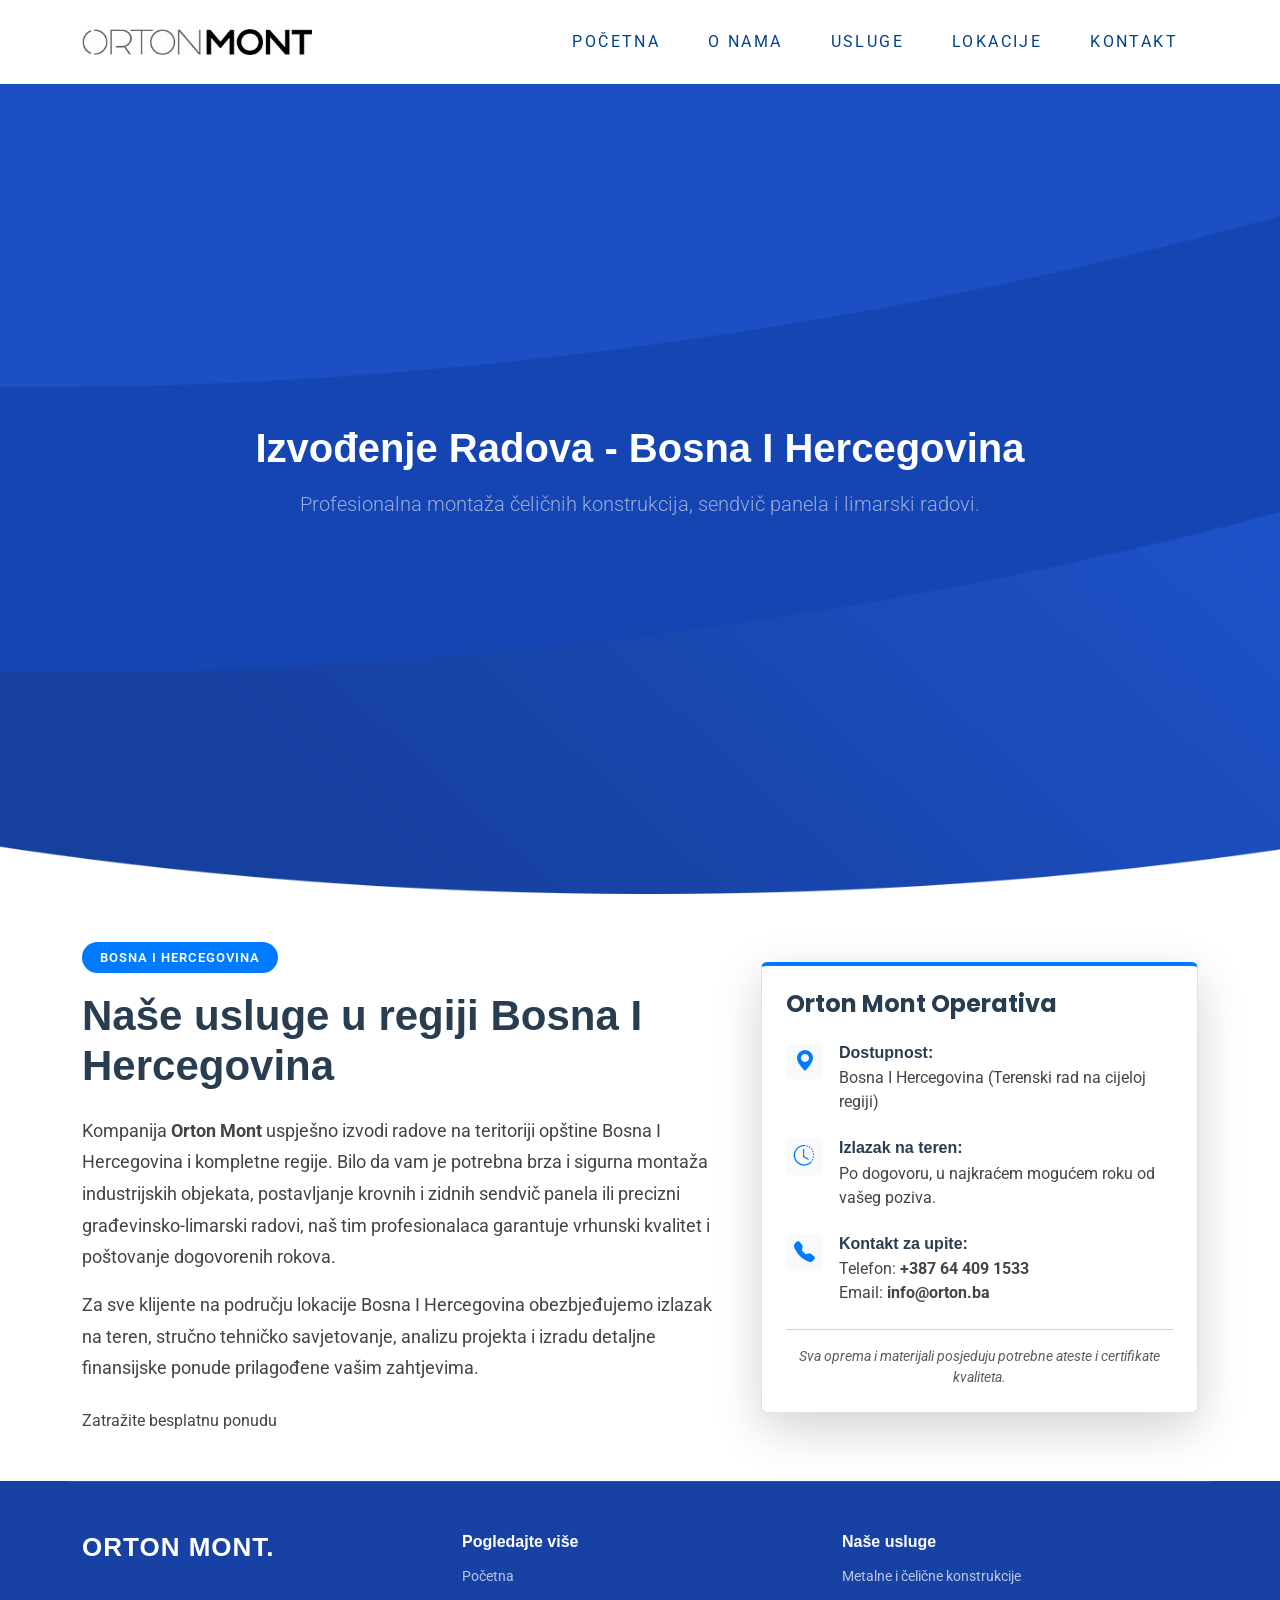
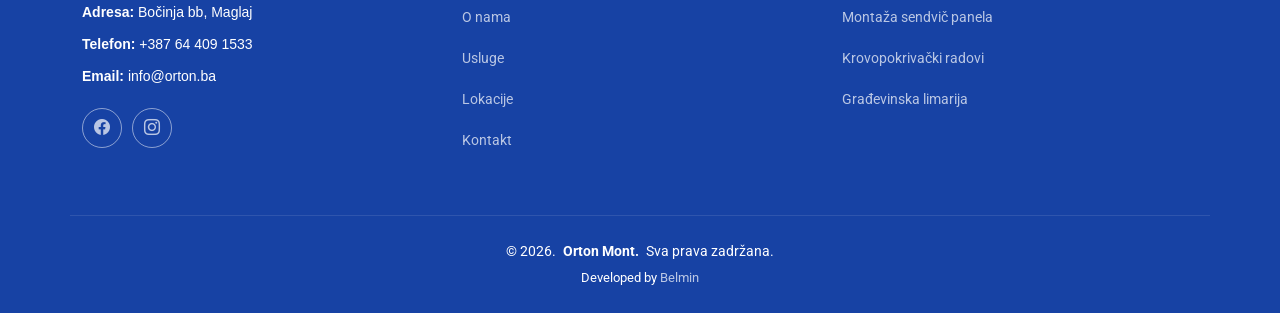
<file: lokacije.html>
<!DOCTYPE html>
<html lang="bs">
<head>

    <meta charset="utf-8">
    <meta name="viewport" content="width=device-width, initial-scale=1">

    <title>Orton Mont | Montaža Čeličnih Konstrukcija i Sendvič Panela BiH</title>

    <meta name="description"
        content="Orton Mont Maglaj – Profesionalna montaža čeličnih konstrukcija, sendvič panela, građevinska limarija i krovopokrivački radovi širom BiH.">

    <meta name="keywords" content="Orton Mont, čelične konstrukcije, metalne konstrukcije, sendvič panela, građevinska limarija, krovopokrivačke usluge, montaža hala, Bosna i Hercegovina, Maglaj, Zenica, Doboj, Sarajevo, Tuzla, Banja Luka, Mostar, Bijeljina, Banovići, Bihać, Bileća, Bosanska Krupa, Bosanski Petrovac, Bratunac, Brčko, Breza, Brod, Bugojno, Busovača, Bužim, Cazin, Čapljina, Čelić, Čelinac, Čitluk, Derventa, Doboj Istok, Doboj Jug, Donji Vakuf, Drvar, Foča, Fojnica, Gacko, Glamoč, Goražde, Gornji Vakuf, Gračanica, Gradačac, Gradiška, Grahovo, Grude, Hadžići, Ilidža, Ilijaš, Istočno Sarajevo, Jablanica, Jajce, Jelah, Kakanj, Kalesija, Kiseljak, Ključ, Kneževo, Konjic, Kozarska Dubica, Kupres, Laktaši, Livno, Lukavac, Ljubinje, Ljubuški, Milići, Modriča, Mrkonjić Grad, Neum, Nevesinje, Novi Grad, Novi Travnik, Odžak, Olovo, Orašje, Pale, Posušje, Prijedor, Prnjavor, Rogatica, Sanski Most, Sapna, Sokolac, Srbac, Srebrenica, Srebrenik, Šipovo, Široki Brijeg, Stolac, Tešanj, Teslić, Tomislavgrad, Travnik, Trebinje, Vareš, Velika Kladuša, Višegrad, Visoko, Vitez, Vlasenica, Zavidovići, Zvornik, Živinice, Žepče">    <meta name="author" content="Orton Mont">
    <meta name="robots" content="index, follow">
    <meta name="theme-color" content="#111111">

    <meta property="og:type" content="website">
    <meta property="og:url" content="https://orton.ba/">
    <meta property="og:title" content="Orton Mont | Montaža Čeličnih Konstrukcija i Sendvič Panela BiH">
    <meta property="og:description" content="Profesionalna izrada i montaža industrijskih objekata, čeličnih hala, sendvič panela i građevinske limarije. Pouzdan partner u građevini širom Bosne i Hercegovine.">
    <meta property="og:image" content="https://orton.ba/assets/img/favicon/apple-touch-icon.png">

    <meta name="twitter:card" content="summary_large_image">
    <meta name="twitter:url" content="https://orton.ba/">
    <meta name="twitter:title" content="Orton Mont | Montaža Čeličnih Konstrukcija i Sendvič Panela BiH">
    <meta name="twitter:description" content="Profesionalna izrada i montaža čeličnih hala, sendvič panela i limarije širom BiH.">
    <meta name="twitter:image" content="https://orton.ba/assets/img/favicon/apple-touch-icon.png">

    <!-- Favicons -->
    <link rel="icon" type="image/svg+xml" href="assets/img/favicon/favicon.svg">
    <link rel="icon" type="image/png" sizes="96x96" href="assets/img/favicon/favicon-96x96.png">
    <link rel="shortcut icon" href="assets/img/favicon/favicon.ico">
    <link rel="apple-touch-icon" sizes="180x180" href="assets/img/favicon/apple-touch-icon.png">
    <link rel="manifest" href="assets/img/favicon/site.webmanifest">

    <meta name="apple-mobile-web-app-title" content="Orton Mont">

    <!-- Google Fonts -->
    <link rel="preconnect" href="https://fonts.googleapis.com">
    <link rel="preconnect" href="https://fonts.gstatic.com" crossorigin>
    <link href="https://fonts.googleapis.com/css2?family=Roboto:wght@300;400;500;700&family=Poppins:wght@300;400;500;600;700&display=swap" rel="stylesheet">

    <!-- Vendor CSS -->
    <link rel="stylesheet" href="assets/vendor/bootstrap/css/bootstrap.min.css">
    <link rel="stylesheet" href="assets/vendor/bootstrap-icons/bootstrap-icons.css">
    <link rel="stylesheet" href="assets/vendor/aos/aos.css">
    <link rel="stylesheet" href="assets/vendor/swiper/swiper-bundle.min.css">

    <!-- Main CSS -->
    <link rel="stylesheet" href="assets/css/main.css">

    <!-- Google tag (gtag.js) -->
    <script async src="https://www.googletagmanager.com/gtag/js?id=G-ES2YYWYQ6B"></script>
    <script>
      window.dataLayer = window.dataLayer || [];
      function gtag(){dataLayer.push(arguments);}
      gtag('js', new Date());

      gtag('config', 'G-ES2YYWYQ6B');
    </script>

</head>
<body class="index-page">

    <header id="header" class="header sticky-top">
        <div class="container-xl d-flex align-items-center justify-content-between position-relative">
            <a href="index.html" class="logo d-flex align-items-center">
                <img src="assets/img/logo.png" alt="Orton Mont Logo">
            </a>
            <nav id="navmenu" class="navmenu">
                <ul>
                    <li><a href="index.html#home">Početna</a></li>
                    <li><a href="index.html#about">O nama</a></li>
                    <li><a href="index.html#services">Usluge</a></li>
                    <li><a href="index.html#lokacije">Lokacije</a></li>
                    <li><a href="index.html#contact">Kontakt</a></li>
                </ul>
                <button class="hamburger d-xl-none" type="button" aria-label="Otvori navigaciju">
                    <span class="bar"></span>
                    <span class="bar"></span>
                    <span class="bar"></span>
                </button>
            </nav>
        </div>
    </header>

    <main>
        <section class="home section dark-background py-5 text-center text-white">
            <div class="container py-4" data-aos="fade-in">
                <h1 id="glavni-naslov" class="fw-bold text-capitalize" style="font-size: 2.5rem; color: #ffffff;">Izvođenje radova - Grad</h1>
                <p class="lead opacity-75 mt-3">Profesionalna montaža čeličnih konstrukcija, sendvič panela i limarski radovi.</p>
            </div>
        </section>

        <section class="about section py-5">
            <div class="container">
                <div class="row align-items-center g-5">
                    <div class="col-lg-7" data-aos="fade-right">
                        <span class="about-badge" id="malo-ime-grada">Grad</span>
                        <h2 class="about-title mb-4" style="color: var(--heading-color);">Naše usluge u regiji <span id="ime-grada-tekst" class="text-capitalize">Grad</span></h2>
                        <p class="about-text" style="color: var(--default-color); font-size: 1.1rem; line-height: 1.8;">
                            Kompanija <strong>Orton Mont</strong> uspješno izvodi radove na teritoriji opštine <span id="ime-grada-lokal" class="text-capitalize">Grad</span> i kompletne regije. Bilo da vam je potrebna brza i sigurna montaža industrijskih objekata, postavljanje krovnih i zidnih sendvič panela ili precizni građevinsko-limarski radovi, naš tim profesionalaca garantuje vrhunski kvalitet i poštovanje dogovorenih rokova.
                        </p>
                        <p class="about-text mb-4" style="color: var(--default-color); font-size: 1.1rem; line-height: 1.8;">
                            Za sve klijente na području lokacije <span id="ime-grada-info" class="text-capitalize">Grad</span> obezbjeđujemo izlazak na teren, stručno tehničko savjetovanje, analizu projekta i izradu detaljne finansijske ponude prilagođene vašim zahtjevima.
                        </p>
                        <a href="index.html#contact" class="btn-get-started" style="display: inline-block; text-decoration: none;">Zatražite besplatnu ponudu</a>
                    </div>

                    <div class="col-lg-5" data-aos="fade-left">
                        <div class="p-4 rounded shadow-lg bg-white border" style="border-top: 4px solid var(--accent-color) !important;">
                            <h4 class="fw-bold mb-4" style="color: var(--heading-color); font-family: var(--nav-font);">Orton Mont Operativa</h4>
                            
                            <div class="d-flex align-items-start mb-4 gap-3">
                                <div class="p-2 rounded bg-light" style="font-size: 1.3rem; color: var(--accent-color); line-height: 1;">
                                    <i class="bi bi-geo-alt-fill"></i>
                                </div>
                                <div>
                                    <h6 class="fw-bold mb-1" style="color: var(--heading-color);">Dostupnost:</h6>
                                    <p class="mb-0" style="color: var(--default-color);"><span id="ime-grada-desno" class="text-capitalize">Grad</span> (Terenski rad na cijeloj regiji)</p>
                                </div>
                            </div>

                            <div class="d-flex align-items-start mb-4 gap-3">
                                <div class="p-2 rounded bg-light" style="font-size: 1.3rem; color: var(--accent-color); line-height: 1;">
                                    <i class="bi bi-clock-history"></i>
                                </div>
                                <div>
                                    <h6 class="fw-bold mb-1" style="color: var(--heading-color);">Izlazak na teren:</h6>
                                    <p class="mb-0" style="color: var(--default-color);">Po dogovoru, u najkraćem mogućem roku od vašeg poziva.</p>
                                </div>
                            </div>

                            <div class="d-flex align-items-start mb-4 gap-3">
                                <div class="p-2 rounded bg-light" style="font-size: 1.3rem; color: var(--accent-color); line-height: 1;">
                                    <i class="bi bi-telephone-fill"></i>
                                </div>
                                <div>
                                    <h6 class="fw-bold mb-1" style="color: var(--heading-color);">Kontakt za upite:</h6>
                                    <p class="mb-0" style="color: var(--default-color);">
                                        Telefon: <strong><a href="tel:+387644091533" class="text-decoration-none" style="color: var(--default-color);">+387 64 409 1533</a></strong><br>
                                        Email: <strong><a href="mailto:info@orton.ba" class="text-decoration-none" style="color: var(--default-color);">info@orton.ba</a></strong>
                                    </p>
                                </div>
                            </div>

                            <hr class="opacity-25 my-3">
                            <p class="small mb-0 text-center text-muted" style="font-style: italic;">Sva oprema i materijali posjeduju potrebne ateste i certifikate kvaliteta.</p>
                        </div>
                    </div>
                </div>
            </div>
        </section>
    </main>

    <footer id="footer" class="footer dark-background">
        <div class="container footer-top">
            <div class="row gy-4 justify-content-between">
                <div class="col-lg-4 col-md-12 footer-about">
                    <a href="index.html" class="logo d-flex align-items-center justify-content-lg-start justify-content-center">
                        <span class="sitename">ORTON MONT.</span>
                    </a>
                    <address class="footer-contact pt-3">
                        <p>
                            <strong>Adresa:</strong>
                            <span>Bočinja bb, Maglaj</span>
                        </p>
                        <p class="mt-3">
                            <strong>Telefon:</strong>
                            <a href="tel:+387644091533">+387 64 409 1533</a>
                        </p>
                        <p>
                            <strong>Email:</strong>
                            <a href="mailto:info@orton.ba">info@orton.ba</a>
                        </p>
                    </address>
                    <div class="social-links d-flex mt-4">
                        <a href="https://www.facebook.com/" target="_blank" rel="noopener noreferrer" aria-label="Facebook">
                            <i class="bi bi-facebook"></i>
                        </a>
                        <a href="https://www.instagram.com/ortonmont/" target="_blank" rel="noopener noreferrer" aria-label="Instagram">
                            <i class="bi bi-instagram"></i>
                        </a>
                    </div>
                </div>
                <div class="col-lg-4 col-md-6 footer-links">
                    <h4>Pogledajte više</h4>
                    <ul>
                        <li><a href="index.html#home">Početna</a></li>
                        <li><a href="index.html#about">O nama</a></li>
                        <li><a href="index.html#services">Usluge</a></li>
                        <li><a href="index.html#lokacije">Lokacije</a></li>
                        <li><a href="index.html#contact">Kontakt</a></li>
                    </ul>
                </div>
                <div class="col-lg-4 col-md-6 footer-links">
                    <h4>Naše usluge</h4>
                    <ul>
                        <li><a href="index.html#services">Metalne i čelične konstrukcije</a></li>
                        <li><a href="index.html#services">Montaža sendvič panela</a></li>
                        <li><a href="index.html#services">Krovopokrivački radovi</a></li>
                        <li><a href="index.html#services">Građevinska limarija</a></li>
                    </ul>
                </div>
            </div>
        </div>
        <div class="container copyright text-center mt-4">
            <p>© <span>2026.</span> <strong class="px-1 sitename">Orton Mont.</strong> <span>Sva prava zadržana.</span></p>
            <div class="credits">Developed by <a href="https://instagram.com/kruletovo" target="_blank" rel="noopener noreferrer">Belmin</a></div>
        </div>
    </footer>

    <a href="#" id="scroll-top" class="scroll-top d-flex align-items-center justify-content-center" aria-label="Povratak na vrh">
        <i class="bi bi-arrow-up-short"></i>
    </a>

    <div id="preloader"></div>

    <script src="assets/vendor/bootstrap/js/bootstrap.bundle.min.js"></script>
    <script src="assets/vendor/aos/aos.js"></script>
    <script src="assets/vendor/swiper/swiper-bundle.min.js"></script>
    <script src="assets/js/main.js"></script>

    <script>
        document.addEventListener("DOMContentLoaded", function() {
            const urlParams = new URLSearchParams(window.location.search);
            let grad = urlParams.get('grad');
            if (!grad) {
                grad = "Bosna i Hercegovina";
            }
            let lijepoImeGrada = grad.replace(/-/g, ' ');
            document.title = `Montaža Čeličnih Konstrukcija - ${lijepoImeGrada.toUpperCase()} | Orton Mont`;
            document.getElementById("glavni-naslov").innerText = `Izvođenje radova - ${lijepoImeGrada}`;
            document.getElementById("malo-ime-grada").innerText = lijepoImeGrada;
            document.getElementById("ime-grada-tekst").innerText = lijepoImeGrada;
            document.getElementById("ime-grada-lokal").innerText = lijepoImeGrada;
            document.getElementById("ime-grada-info").innerText = lijepoImeGrada;
            document.getElementById("ime-grada-desno").innerText = lijepoImeGrada;
        });
    </script>
</body>
</html>
</file>
<file: assets/css/main.css>
:root {
  --default-font: "Roboto", system-ui, -apple-system, "Segoe UI", Roboto,
    "Helvetica Neue", Arial, "Noto Sans", "Liberation Sans", sans-serif,
    "Apple Color Emoji", "Segoe UI Emoji", "Segoe UI Symbol",
    "Noto Color Emoji";

  --heading-font: "Raleway", sans-serif;
  --nav-font: "Poppins", sans-serif;
}

:root {
  --background-color: #ffffff;
  --default-color: #444444;
  --heading-color: #283d50;
  --accent-color: #007bff;
  --surface-color: #ffffff;
  --contrast-color: #ffffff;
}

:root {
  --nav-color: #024286;
  --nav-hover-color: #007bff;
}

:root {
  scroll-behavior: smooth;
}

/* General */

.light-background {
  --background-color: #ecf5ff;
  --surface-color: #ffffff;
}

.dark-background {
  --background-color: #1742a4;
  --default-color: #ffffff;
  --heading-color: #ffffff;
  --surface-color: #0d358f;
  --contrast-color: #ffffff;
}

body {
  font-family: var(--default-font);
  color: var(--default-color);
  background: var(--background-color);
}

a {
  color: var(--default-color);
  text-decoration: none;
  transition: .3s;
}

a:hover {
  color: color-mix(in srgb, var(--accent-color), transparent 25%);
}

h1,
h2,
h3,
h4,
h5,
h6 {
  font-family: var(--heading-font);
  color: var(--heading-color);
}

/* Header */

.header {
  padding: 15px 0;
  color: var(--default-color);
  background: var(--background-color);
  transition: .5s;
  z-index: 997;
}

.scrolled .header {
  box-shadow: 0 0 18px rgba(0, 0, 0, .1);
}

.header .logo {
  line-height: 1;
}

.header .logo img {
  max-height: 26px;
  margin-right: 8px;
}

/* Navigation */

@media (min-width: 1200px) {

  .navmenu ul {
    display: flex;
    align-items: center;
    margin: 0;
    padding: 0;
    list-style: none;
  }

  .navmenu li {
    margin-left: 8px;
  }

  .navmenu a {
    position: relative;
    display: inline-block;
    padding: 15px 20px;
    color: var(--nav-color);
    text-transform: uppercase;
    letter-spacing: .15em;
  }

  .navmenu a::after {
    content: "";
    position: absolute;
    left: 50%;
    bottom: 0;
    width: 0;
    height: 2px;
    background: var(--nav-hover-color);
    transition: .3s;
  }

  .navmenu a:hover::after,
  .navmenu a.active::after {
    left: 0;
    width: 100%;
  }

  .navmenu a.active {
    color: var(--nav-hover-color);
  }
}

@media (max-width: 1199px) {

  .hamburger {
    display: flex;
    flex-direction: column;
    justify-content: center;
    align-items: center;
    width: 46px;
    height: 46px;
    cursor: pointer;
    z-index: 1002;
    appearance:none;
    -webkit-appearance:none;
    border:none;
    background:transparent;
  }

  .bar {
    width: 26px;
    height: 3px;
    margin: 3px 0;
    background: var(--nav-color);
    border-radius: 3px;
    transition: .3s;
  }

  .hamburger.active .bar:nth-child(1) {
    transform: translateY(9px) rotate(45deg);
  }

  .hamburger.active .bar:nth-child(2) {
    opacity: 0;
  }

  .hamburger.active .bar:nth-child(3) {
    transform: translateY(-9px) rotate(-45deg);
  }

  .navmenu ul {
    position: fixed;
    top: 85px;
    left: 50%;
    transform: translateX(-50%);
    display: flex;
    flex-direction: column;
    gap: 5px;
    width: calc(100% - 30px);
    max-width: 420px;
    max-height: 0;
    margin: 0;
    padding: 0;
    overflow: hidden;
    opacity: 0;
    background: #fff;
    border-radius: 18px;
    box-shadow: 0 15px 45px rgba(0, 0, 0, .18);
    transition:
      max-height .35s ease,
      opacity .25s ease,
      padding .35s ease;
  }

  .navmenu ul.active {
    max-height: 420px;
    padding: 15px 0;
    opacity: 1;
  }

  .navmenu li {
    width: 100%;
  }

  .navmenu a {
    display: block;
    margin: 0 12px;
    padding: 15px 20px;
    border-radius: 12px;
    color: var(--nav-color);
    font-weight: 600;
    transition: .25s;
  }

  .navmenu a:hover,
  .navmenu a.active {
    background: var(--accent-color);
    color: #fff !important;
  }
}

/* Footer */

.footer {
    color: var(--default-color);
    background: var(--background-color);
    font-size: 14px;
}

.footer-top {
    padding-top: 50px;
    border-top: 1px solid color-mix(in srgb, var(--default-color), transparent 90%);
}

.footer-about {
    text-align: left;
}

.footer-about .logo {
    line-height: 1;
    margin-bottom: 25px;
}

.footer-about .logo img {
    max-height: 40px;
    margin-right: 6px;
    appearance:none;
    -webkit-appearance:none;
    border:none;
    background:transparent;
}

.footer-about .logo span {
    font: 700 26px var(--heading-font);
    letter-spacing: 1px;
    color: var(--heading-color);
}

.footer-about p {
    font: 14px var(--heading-font);
}

.footer-about .social-links {
    justify-content: flex-start;
}

.footer a {
    color: var(--default-color);
}

.footer .social-links a {
    display: flex;
    align-items: center;
    justify-content: center;
    width: 40px;
    height: 40px;
    margin-right: 10px;
    border: 1px solid color-mix(in srgb, var(--default-color), transparent 50%);
    border-radius: 50%;
    font-size: 16px;
    color: color-mix(in srgb, var(--default-color), transparent 30%);
    transition: .3s;
}

.footer .social-links a:hover {
    color: var(--accent-color);
    border-color: var(--accent-color);
}

.footer-links {
    margin-bottom: 30px;
    text-align: left;
}

.footer-links h4 {
    margin-bottom: 15px;
    font-size: 16px;
    font-weight: 700;
}

.footer-links ul {
    margin: 0;
    padding: 0;
    list-style: none;
}

.footer-links li {
    padding: 10px 0;
}

.footer-links li:first-child {
    padding-top: 0;
}

.footer-links a {
    color: color-mix(in srgb, var(--default-color), transparent 30%);
    transition: .3s;
}

.footer-links a:hover {
    color: var(--accent-color);
}

.footer .copyright {
    padding: 25px 0;
    border-top: 1px solid color-mix(in srgb, var(--default-color), transparent 90%);
}

.footer .copyright p {
    margin: 0;
}

.footer .credits {
    margin-top: 6px;
    font-size: 13px;
}

.footer .credits a {
    color: color-mix(in srgb, var(--default-color), transparent 30%);
}

@media (max-width:991px) {

    .footer-about,
    .footer-links {
        text-align: center;
        margin-bottom: 15px;
    }

    .footer-about .logo,
    .footer-about .social-links {
        justify-content: center;
    }

    .footer-about .footer-contact {
        text-align: center;
    }

    .footer-links h4 {
        margin-bottom: 10px;
    }

    .footer-links li {
        padding: 6px 0;
    }
}

/* Preloader */

#preloader {
    position: fixed;
    inset: 0;
    z-index: 9999;
    background: var(--background-color);
    transition: .6s ease-out;
}

#preloader::before {
    content: "";
    position: fixed;
    top: calc(50% - 30px);
    left: calc(50% - 30px);
    width: 60px;
    height: 60px;
    border: 6px solid var(--accent-color);
    border-top-color: color-mix(in srgb, var(--accent-color), transparent 90%);
    border-radius: 50%;
    animation: preloader 1s linear infinite;
}

@keyframes preloader {
    to {
        transform: rotate(360deg);
    }
}

/* Scroll Top */

.scroll-top {
    position: fixed;
    right: 15px;
    bottom: -15px;
    z-index: 99999;
    width: 44px;
    height: 44px;
    visibility: hidden;
    opacity: 0;
    border-radius: 50%;
    background: var(--accent-color);
    transition: .4s;
}

.scroll-top i {
    font-size: 24px;
    color: var(--contrast-color);
}

.scroll-top:hover {
    background: color-mix(in srgb, var(--accent-color), transparent 20%);
}

.scroll-top.active {
    visibility: visible;
    opacity: 1;
    bottom: 15px;
}

@media (max-width:768px) {
    [data-aos-delay] {
        transition-delay: 0 !important;
    }
}
/* Sections */

section,
.section {
    color: var(--default-color);
    background: var(--background-color);
    padding: 60px 0;
    scroll-margin-top: 90px;
    overflow: clip;
}

@media (max-width:1199px) {

    section,
    .section {
        scroll-margin-top: 58px;
    }

}

/* Section Title */

.section-title {
    position: relative;
    padding-bottom: 60px;
    text-align: center;
}

.section-title h2 {
    margin-bottom: 15px;
    font-size: 32px;
    font-weight: 700;
}

.section-title p {
    margin: 0;
}

/* Home */

.home {
    display: flex;
    align-items: center;
    width: 100%;
    min-height: 90vh;
    padding: 120px 0;
    background: url("../img/home-bg.png") center bottom/cover no-repeat;
}

.home h1 {
    margin: 0;
    font-size: 48px;
    font-weight: 700;
    line-height: 1.2;
}

.home p {
    margin: 15px 0 35px;
    font-size: 20px;
    line-height: 1.6;
    color: color-mix(in srgb, var(--default-color), transparent 25%);
}

.home .btn-get-started {
    display: inline-flex;
    justify-content: center;
    align-items: center;
    padding: 14px 34px;
    border-radius: 50px;
    background: var(--accent-color);
    color: var(--contrast-color);
    font: 600 15px var(--heading-font);
    letter-spacing: .5px;
    transition: .3s;
}

.home .btn-get-started:hover {
    transform: translateY(-3px);
    background: color-mix(in srgb, var(--accent-color), black 10%);
}

.home .animated {
    animation: up-down 2s ease-in-out infinite alternate-reverse both;
}

@media (max-width:1200px) {

    .home {
        padding: 70px 0;
    }

}

@media (max-width:991px) {

    .home {
        min-height: auto;
        padding: 80px 0 60px;
        text-align: center;
    }

    .home .d-flex {
        justify-content: center;
    }

    .home h1 {
        margin-top: 30px;
        font-size: 34px;
        line-height: 1.3;
    }

    .home p {
        margin-bottom: 30px;
        font-size: 18px;
    }

    .home .btn-get-started {
        padding: 13px 32px;
    }

}

@media (max-width:576px) {

    .home h1 {
        font-size: 28px;
    }

    .home p {
        font-size: 16px;
        line-height: 1.5;
    }

    .home .btn-get-started {
        width: 220px;
        max-width: 100%;
    }

}

@keyframes up-down {

    from {
        transform: translateY(10px);
    }

    to {
        transform: translateY(-10px);
    }

}
/* About */

.about-image {
    position: relative;
}

.about-image img {
    width: 100%;
    object-fit: cover;
    border-radius: 24px;
    box-shadow: 0 20px 60px rgba(0,0,0,.12);
}

/* Experience */

.experience-box {
    position: absolute;
    right: -20px;
    bottom: 30px;
    padding: 20px 30px;
    text-align: center;
    background: #fff;
    border: 1px solid rgba(0,0,0,.08);
    border-radius: 18px;
    box-shadow: 0 15px 40px rgba(0,0,0,.15);
    transition: .35s;
}

.experience-box h2 {
    margin: 0;
    font-size: 36px;
    font-weight: 700;
    color: var(--accent-color);
}

.experience-box span {
    font-size: 15px;
    color: #666;
}

.experience-box:hover {
    transform: translateY(-6px);
    border-color: rgba(var(--accent-color-rgb), .35);
    box-shadow: 0 20px 45px rgba(0,0,0,.08);
}

/* Badge */

.about-badge {
    display: inline-block;
    margin-bottom: 18px;
    padding: 8px 18px;
    background: var(--accent-color);
    color: #fff;
    font: 600 13px var(--default-font);
    letter-spacing: 1px;
    text-transform: uppercase;
    border-radius: 999px;
    box-shadow: 0 8px 20px rgba(var(--accent-color-rgb), .25);
    transition: .35s;
}

.about-badge:hover {
    transform: translateY(-2px);
    box-shadow: 0 10px 25px rgba(0,0,0,.15);
}

/* Content */

.about-title {
    font-size: 42px;
    font-weight: 700;
    line-height: 1.2;
    color: var(--heading-color);
}

.about-text {
    font-size: 17px;
    line-height: 1.9;
    color: #6c757d;
}

/* Features */

.feature-card {
    display: flex;
    align-items: flex-start;
    gap: 16px;
    height: 100%;
    padding: 20px;
    background: #fff;
    border: 1px solid rgba(0,0,0,.08);
    border-radius: 18px;
    transition: .35s;
}

.feature-card:hover {
    transform: translateY(-6px);
    border-color: rgba(var(--accent-color-rgb), .35);
    box-shadow: 0 20px 45px rgba(0,0,0,.08);
}

.feature-card i {
    display: flex;
    justify-content: center;
    align-items: center;
    flex-shrink: 0;
    width: 52px;
    height: 52px;
    font-size: 24px;
    color: var(--accent-color);
    background: rgba(var(--accent-color-rgb), .1);
    border-radius: 15px;
}

.feature-card h6 {
    margin-bottom: 6px;
    font-size: 17px;
    font-weight: 700;
}

.feature-card p {
    margin: 0;
    font-size: 14px;
    line-height: 1.6;
    color: #777;
}

/* Responsive */

@media (max-width:991px) {

    .about-title {
        font-size: 32px;
    }

    .experience-box {
        right: 15px;
        bottom: 15px;
        padding: 15px 20px;
    }

}

@media (max-width:576px) {

    .about-title {
        font-size: 28px;
    }

    .about-text {
        font-size: 16px;
    }

    .feature-card {
        padding: 18px;
    }

}

/* Why Us */

.why-us .card-item {
    height: 100%;
    padding: 50px 30px;
    background: var(--surface-color);
    transition: .3s ease-in-out;
}

.why-us .card-item h4 {
    font-size: 24px;
    font-weight: 600;
    color: var(--default-color);
}

.why-us .card-item p {
    margin: 0;
    font-size: 15px;
    color: color-mix(in srgb, var(--default-color), transparent 40%);
}

.why-us .card-item:hover {
    background: var(--accent-color);
}

.why-us .card-item:hover h4,
.why-us .card-item:hover p {
    color: var(--contrast-color);
}

/* Contact */

.contact .info-item {
    display: flex;
    margin-bottom: 30px;
}

.contact .info-item + .info-item {
    margin-top: 40px;
}

.contact .info-item i {
    display: flex;
    justify-content: center;
    align-items: center;
    flex-shrink: 0;
    width: 44px;
    height: 44px;
    margin-right: 15px;
    font-size: 24px;
    color: var(--accent-color);
    background: color-mix(in srgb, var(--accent-color), transparent 92%);
    border-radius: 50%;
    transition: .3s;
}

.contact .info-item:hover i {
    background: var(--accent-color);
    color: var(--contrast-color);
}

.contact .info-item h3 {
    margin-bottom: 5px;
    font-size: 18px;
    font-weight: 700;
}

.contact .info-item p {
    margin: 0;
    font-size: 14px;
}

/* Map */

.map {
    height: 100%;
}

.map iframe {
    width: 100%;
    height: 320px;
    border: 0;
    border-radius: 10px;
}

/* Responsive */

@media (max-width:991px) {

    .contact .col-lg-8 {
        margin-top: 20px;
    }

    .contact .info-item {
        flex-direction: column;
        align-items: center;
        text-align: center;
        margin-bottom: 35px;
    }

    .contact .info-item i {
        margin: 0 0 15px;
    }

    .contact .info-item h3 {
        margin-bottom: 8px;
    }

    .map {
        margin-top: 20px;
    }

    .map iframe {
        height: 300px;
    }

}

/* Services */

.services {
    position: relative;
    overflow: hidden;
    background: #f8f9fa;
}

.services-badge {
    display: inline-block;
    padding: 10px 22px;
    background: var(--accent-color);
    color: #fff;
    font-size: .9rem;
    font-weight: 600;
    letter-spacing: .5px;
    text-transform: uppercase;
    border-radius: 50px;
    transition: .35s;
}

.services-badge:hover {
    transform: translateY(-2px);
    box-shadow: 0 10px 25px rgba(0,0,0,.15);
}

.services-title {
    margin-bottom: 20px;
    font-size: 2.6rem;
    font-weight: 800;
    line-height: 1.2;
    color: #1f2937;
}

.services-subtitle {
    max-width: 820px;
    margin: auto;
    font-size: 1.08rem;
    line-height: 1.9;
    color: #6b7280;
}

.services-swiper {
    position: relative;
    margin-top: 70px;
    padding-bottom: 70px;
}

.swiper-slide {
    height: auto;
}

.service-slide {
    display: grid;
    grid-template-columns: 1.05fr 1fr;
    align-items: center;
    overflow: hidden;
    background: #fff;
    border-radius: 28px;
    transition: transform .6s, box-shadow .4s;
}

.service-slide:hover {
    transform: translateY(-8px);
}

.service-image {
    position: relative;
    overflow: hidden;
    height: 100%;
    min-height: 620px;
}

.service-image img {
    width: 100%;
    height: 100%;
    object-fit: cover;
    transition: 1.2s;
}

.service-slide:hover .service-image img {
    transform: scale(1.08);
}

.service-overlay {
    position: absolute;
    inset: 0;
    background: linear-gradient(to top,
        rgba(0,0,0,.45),
        rgba(0,0,0,.05));
}

.service-content{
    padding:70px;
}

.service-content h3{
    font-size:2rem;
    font-weight:700;
    color:#1f2937;
    margin-bottom:22px;
}

.service-content p{
    color:#6b7280;
    font-size:1.05rem;
    line-height:1.9;
    margin-bottom:35px;
}

.service-content ul{
    list-style:none;
    margin:0;
    padding:0;
}

.service-content li{
    display:flex;
    align-items:center;
    gap:15px;
    margin-bottom:18px;
    color:#374151;
    font-size:1rem;
    transition:.35s ease;
}

.service-content li:hover{
    transform:translateX(8px);
}

.service-content li i{
    color:var(--accent-color);
    font-size:18px;
}

.services .swiper-button-next,
.services .swiper-button-prev{
    width:58px;
    height:58px;
    border-radius:50%;
    background:#fff;
    box-shadow:0 12px 35px rgba(0,0,0,.10);
    transition:all .35s ease;
    display:flex;
    align-items:center;
    justify-content:center;
}

.services .swiper-button-next{
    right:20px;
}

.services .swiper-button-prev{
    left:20px;
}

.services .swiper-button-next:hover,
.services .swiper-button-prev:hover{
    background:var(--accent-color);
    transform:translateY(-3px);
    box-shadow:0 20px 40px rgba(0,0,0,.18);
}

.services .swiper-button-next::after,
.services .swiper-button-prev::after{
    font-size:18px;
    font-weight:700;
    color:#1f2937;
    transition:.35s ease;
}

.services .swiper-button-next:hover::after,
.services .swiper-button-prev:hover::after{
    color:#fff;
}

.services .swiper-pagination{
    bottom:0 !important;
}

.services .swiper-pagination-bullet{
    width:12px;
    height:12px;
    background:#d1d5db;
    opacity:1;
    border-radius:20px;
    transition:all .35s ease;
}

.services .swiper-pagination-bullet-active{
    width:36px;
    background:var(--accent-color);
}

.service-content > *{
    animation:fadeUp .8s ease;
}


.service-slide:hover h3 {
    color: var(--accent-color);
    transition: .35s;
}

.service-slide:hover .service-overlay {
    background: linear-gradient(
        to top,
        rgba(0,0,0,.25),
        rgba(0,0,0,.05)
    );
}

.service-slide:hover li i {
    transform: scale(1.15);
}

.service-content li i {
    transition: .35s ease;
}

.service-content li:hover {
    color: #111827;
}

.service-content li:hover i {
    color: var(--accent-color);
}

@keyframes fadeUp {
    from {
        opacity: 0;
        transform: translateY(20px);
    }

    to {
        opacity: 1;
        transform: translateY(0);
    }
}

@media (max-width: 992px) {

    .service-slide {
        grid-template-columns: 1fr;
    }

    .service-image {
        min-height: 420px;
    }

    .service-content {
        padding: 50px;
    }

    .services-title {
        font-size: 2.2rem;
    }

    .service-content h3 {
        font-size: 1.8rem;
    }

    .service-content p {
        font-size: 1rem;
    }

    .services .swiper-button-next {
        right: 10px;
    }

    .services .swiper-button-prev {
        left: 10px;
    }
}

@media (max-width: 768px) {

    .services {
        padding: 70px 0;
    }

    .services-swiper {
        margin-top: 50px;
    }

    .services-title {
        font-size: 1.9rem;
        line-height: 1.3;
    }

    .services-subtitle {
        font-size: 1rem;
        line-height: 1.8;
    }

    .service-slide {
        border-radius: 22px;
    }

    .service-image {
        min-height: 280px;
    }

    .service-content {
        padding: 35px 28px;
    }

    .service-content h3 {
        font-size: 1.55rem;
        margin-bottom: 18px;
    }

    .service-content p {
        font-size: .98rem;
        margin-bottom: 25px;
    }

    .service-content li {
        font-size: .95rem;
        margin-bottom: 14px;
    }

    .services .swiper-button-next,
    .services .swiper-button-prev {
        display: none;
    }
}

@media (max-width: 576px) {

    .services-title {
        font-size: 1.7rem;
    }

    .services-badge {
        padding: 8px 18px;
        font-size: .8rem;
    }

    .service-image {
        min-height: 240px;
    }

    .service-content {
        padding: 28px 22px;
    }

    .service-content h3 {
        font-size: 1.4rem;
    }
}

@media (min-width: 1400px) {

    .service-image {
        min-height: 700px;
    }

    .service-content {
        padding: 90px;
    }

    .service-content h3 {
        font-size: 2.2rem;
    }

    .service-content p {
        font-size: 1.1rem;
    }
}


/* Location */
.lokacija-box {
    background: var(--surface-color);
    border: 1px solid #e2e8f0;
    border-radius: 8px;
    padding: 15px;
    text-align: center;
    transition: all 0.3s ease;
    display: flex;
    align-items: center;
    justify-content: center;
    gap: 10px;
}

.lokacija-box:hover {
    border-color: var(--accent-color); 
    background-color: rgba(0, 123, 255, 0.05); 
    transform: translateY(-2px);
}

.grad-naziv {
    color: var(--heading-color);
    font-family: var(--default-font);
    font-weight: 600;
    font-size: 1rem;
}

.pin-icon {
    font-size: 1.1rem;
}

#searchGrad {
    border-radius: 30px;
    border: 2px solid #e2e8f0;
    color: var(--default-color);
    font-family: var(--default-font);
    font-size: 1rem;
}

#searchGrad:focus {
    border-color: var(--accent-color); 
    box-shadow: none;
}

.grad-sakriven {
    display: none !important;
}
</file>
